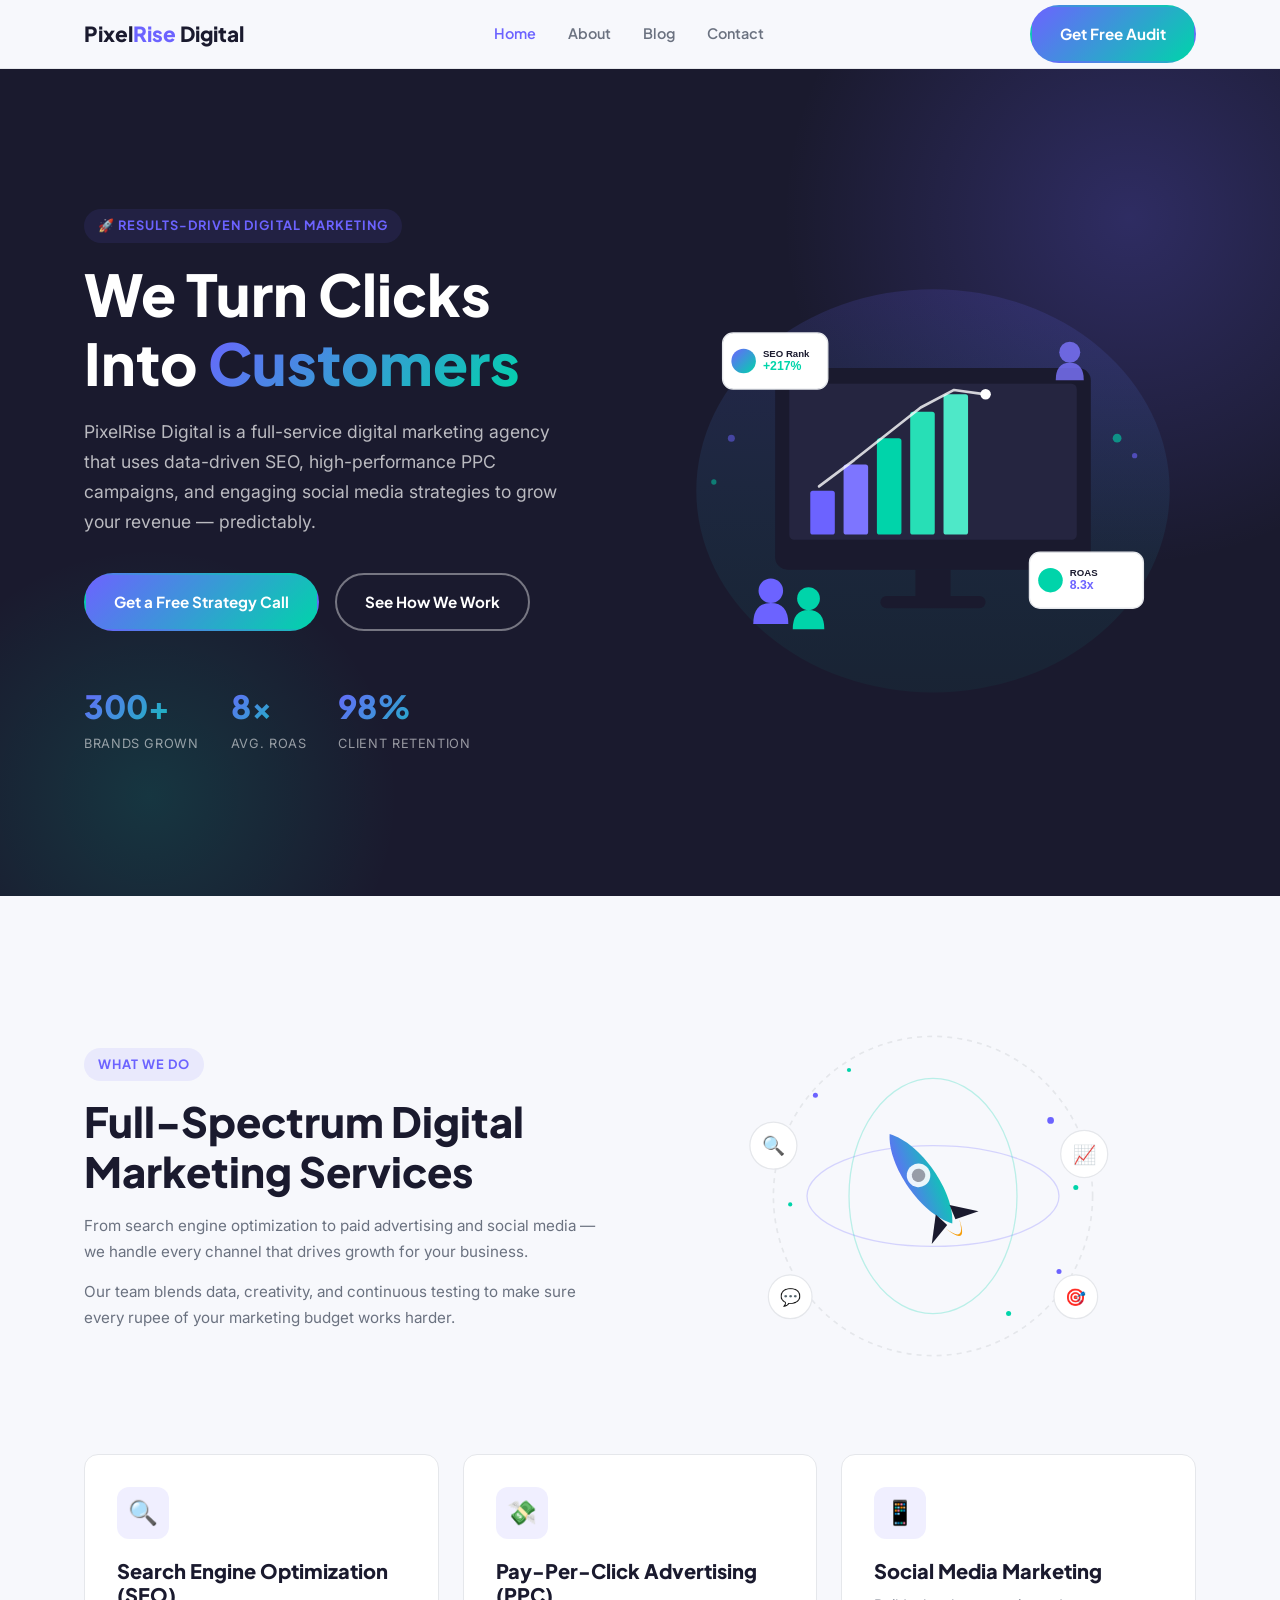
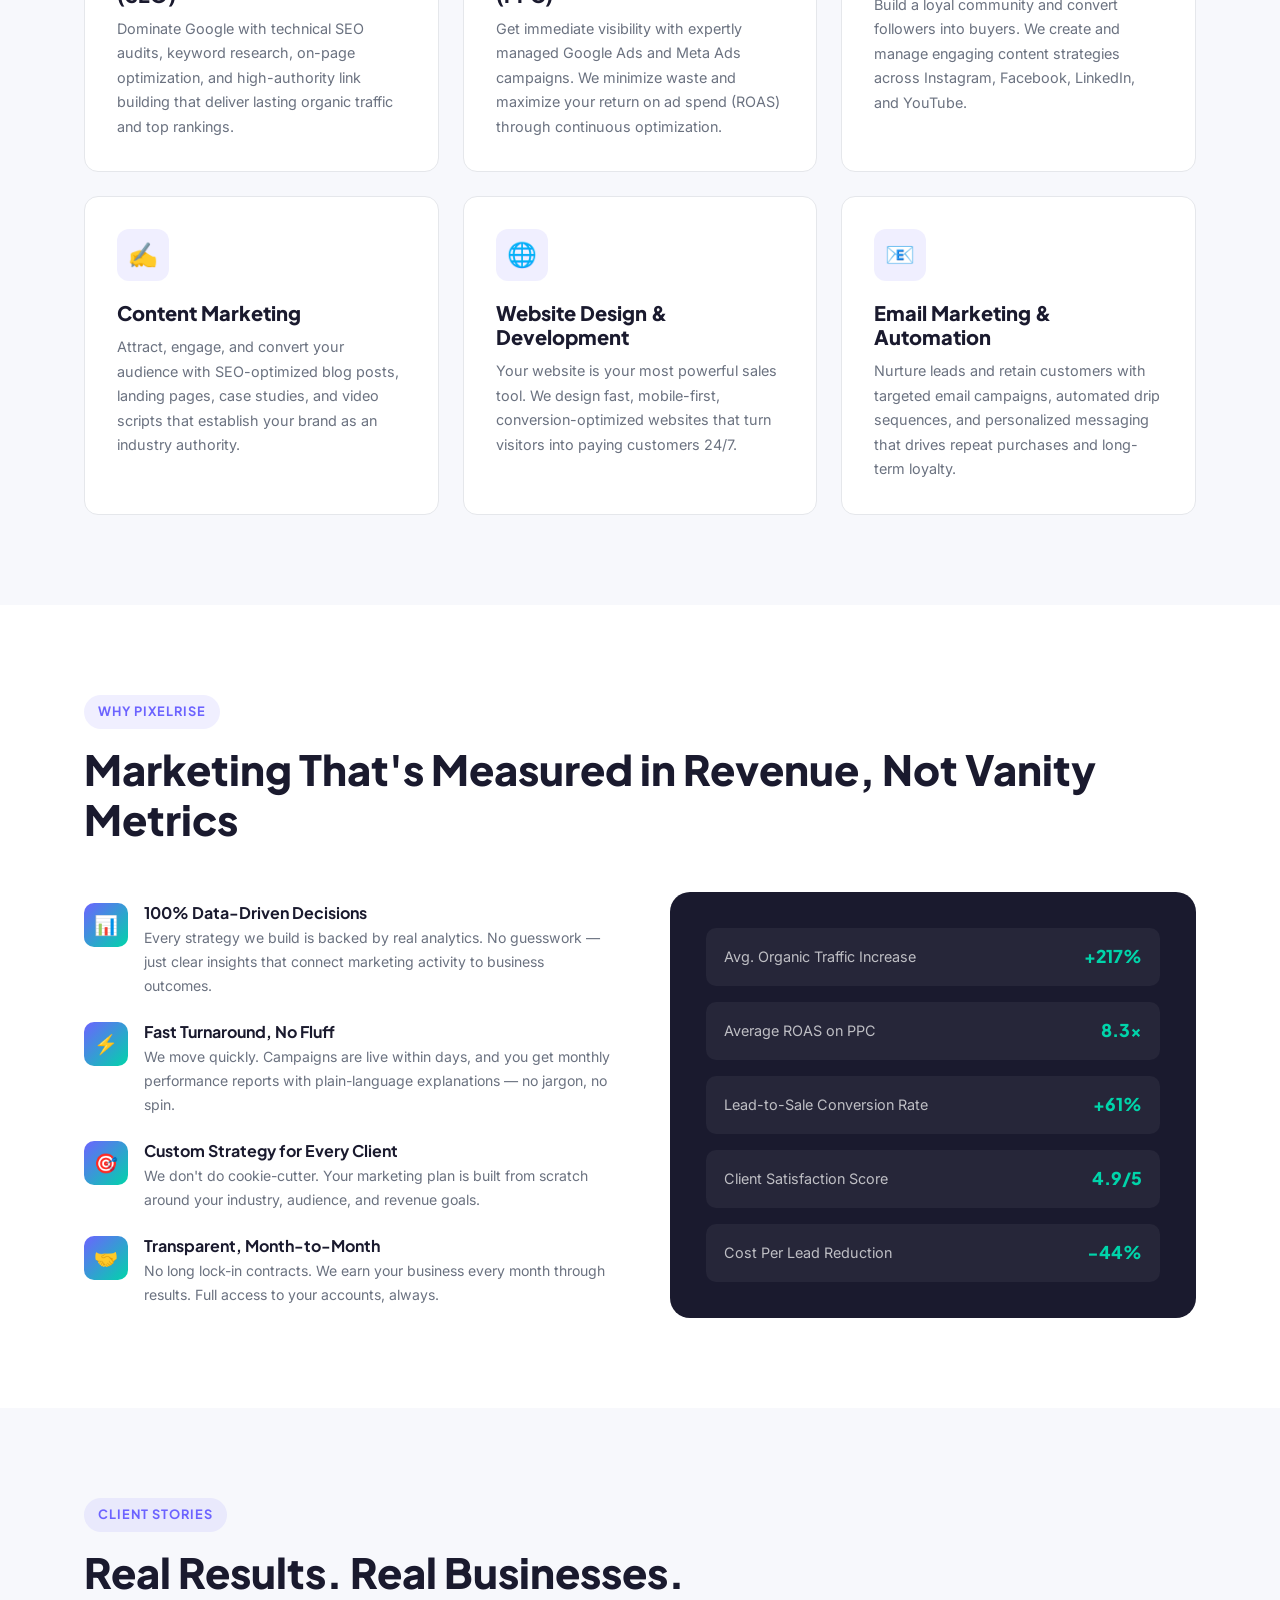
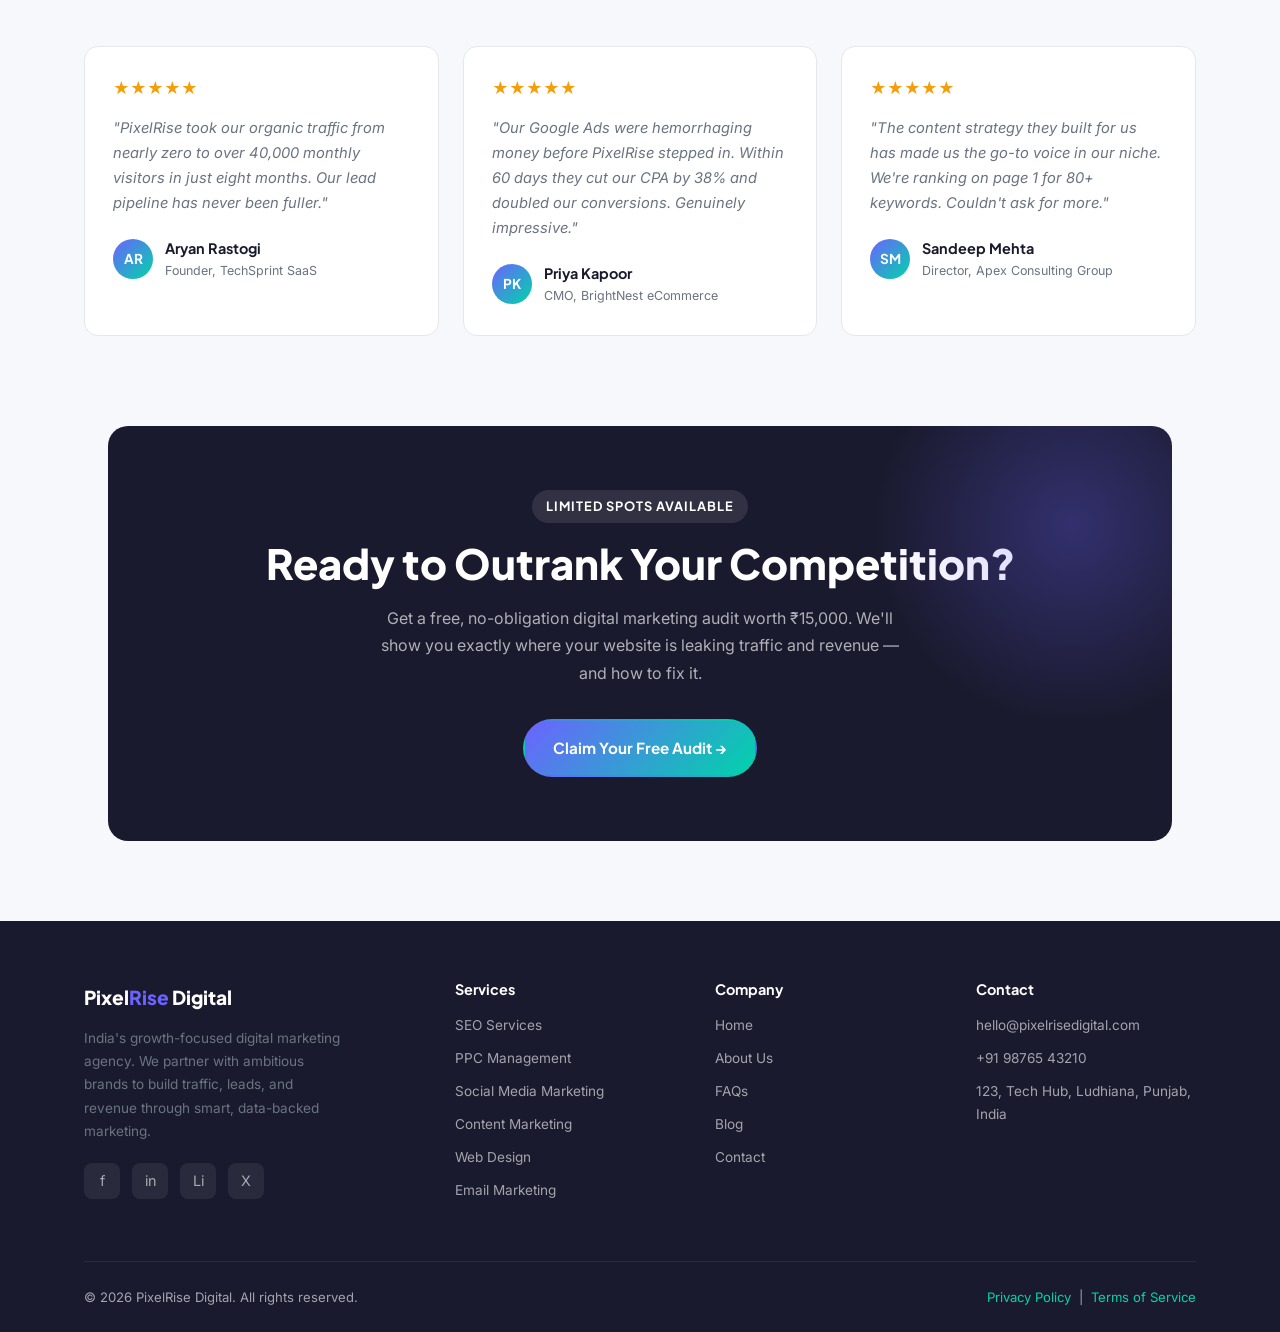
<file: index.html>
<!DOCTYPE html>
<html lang="en">
<head>
  <meta charset="UTF-8" />
  <meta name="viewport" content="width=device-width, initial-scale=1.0" />
  <title>PixelRise Digital | Top Digital Marketing Agency | SEO, PPC & Social Media</title>
  <meta name="description" content="PixelRise Digital is a leading digital marketing agency offering expert SEO, PPC management, social media marketing, content marketing, and web design services that drive real business growth." />
  <meta name="keywords" content="digital marketing agency, SEO services, PPC management, social media marketing, content marketing, online marketing, search engine optimization, Google Ads, performance marketing, lead generation, digital advertising, brand strategy" />
  <meta name="robots" content="index, follow" />
  <meta name="author" content="PixelRise Digital" />
  <meta property="og:title" content="PixelRise Digital | Digital Marketing Agency" />
  <meta property="og:description" content="Grow your business with data-driven digital marketing. SEO, PPC, social media, content & more." />
  <meta property="og:type" content="website" />
  <meta property="og:url" content="https://www.pixelrisedigital.com" />
  <link rel="canonical" href="https://www.pixelrisedigital.com/" />
  
  <style>
    /* =============================================
       PixelRise Digital — Global Styles
       ============================================= */

    /* Google Fonts */
    @import url('https://fonts.googleapis.com/css2?family=Plus+Jakarta+Sans:wght@400;500;600;700;800&family=Inter:wght@300;400;500;600&display=swap');

    /* ---- CSS Variables ---- */
    :root {
      --primary:    #1a1a2e;   /* deep navy */
      --accent:     #6c63ff;   /* electric violet */
      --accent2:    #00d4aa;   /* mint green */
      --surface:    #f7f8fc;   /* off-white */
      --card:       #ffffff;
      --text:       #1a1a2e;
      --muted:      #6b7280;
      --border:     #e5e7eb;
      --gradient:   linear-gradient(135deg, #6c63ff 0%, #00d4aa 100%);
      --shadow:     0 4px 24px rgba(108,99,255,.12);
      --radius:     14px;
      --font-head:  'Plus Jakarta Sans', sans-serif;
      --font-body:  'Inter', sans-serif;
    }

    /* ---- Reset ---- */
    *, *::before, *::after { box-sizing: border-box; margin: 0; padding: 0; }
    html { scroll-behavior: smooth; }
    body {
      font-family: var(--font-body);
      color: var(--text);
      background: var(--surface);
      line-height: 1.7;
      font-size: 16px;
    }
    img { max-width: 100%; display: block; }
    a { text-decoration: none; color: inherit; }
    ul { list-style: none; }

    /* ---- Typography ---- */
    h1,h2,h3,h4,h5 { font-family: var(--font-head); font-weight: 800; line-height: 1.2; }
    h1 { font-size: clamp(2.2rem, 5vw, 3.6rem); }
    h2 { font-size: clamp(1.7rem, 3.5vw, 2.6rem); }
    h3 { font-size: 1.25rem; }
    p  { color: var(--muted); }

    /* ---- Utility ---- */
    .container { max-width: 1160px; margin: 0 auto; padding: 0 24px; }
    .section    { padding: 90px 0; }
    .section-alt { background: var(--card); }

    .badge {
      display: inline-block;
      background: rgba(108,99,255,.1);
      color: var(--accent);
      font-family: var(--font-head);
      font-size: .8rem;
      font-weight: 700;
      letter-spacing: .08em;
      text-transform: uppercase;
      padding: 6px 14px;
      border-radius: 50px;
      margin-bottom: 16px;
    }

    .btn {
      display: inline-flex;
      align-items: center;
      gap: 8px;
      font-family: var(--font-head);
      font-weight: 700;
      font-size: .95rem;
      padding: 14px 28px;
      border-radius: 50px;
      cursor: pointer;
      transition: all .25s ease;
      border: 2px solid transparent;
    }
    .btn-primary {
      background: var(--gradient);
      color: #fff;
    }
    .btn-primary:hover { opacity: .88; transform: translateY(-2px); box-shadow: var(--shadow); }
    .btn-outline {
      background: transparent;
      border-color: var(--accent);
      color: var(--accent);
    }
    .btn-outline:hover { background: var(--accent); color: #fff; transform: translateY(-2px); }

    /* ---- NAV ---- */
    nav {
      position: fixed;
      top: 0; left: 0; right: 0;
      z-index: 999;
      background: rgba(247,248,252,.95);
      backdrop-filter: blur(12px);
      border-bottom: 1px solid var(--border);
    }
    .nav-inner {
      display: flex;
      align-items: center;
      justify-content: space-between;
      height: 68px;
    }
    .logo {
      font-family: var(--font-head);
      font-weight: 800;
      font-size: 1.3rem;
      color: var(--primary);
    }
    .logo span { color: var(--accent); }
    .nav-links { display: flex; gap: 32px; align-items: center; }
    .nav-links a {
      font-family: var(--font-head);
      font-weight: 600;
      font-size: .9rem;
      color: var(--muted);
      transition: color .2s;
    }
    .nav-links a:hover, .nav-links a.active { color: var(--accent); }
    .nav-cta { margin-left: 16px; }

    /* Hamburger */
    .hamburger {
      display: none;
      flex-direction: column;
      gap: 5px;
      background: none;
      border: none;
      cursor: pointer;
      padding: 4px;
    }
    .hamburger span {
      display: block;
      width: 24px;
      height: 2px;
      background: var(--primary);
      border-radius: 2px;
      transition: all .3s;
    }
    .mobile-menu {
      display: none;
      flex-direction: column;
      gap: 0;
      background: var(--card);
      border-top: 1px solid var(--border);
      padding: 16px 24px 24px;
    }
    .mobile-menu a {
      font-family: var(--font-head);
      font-weight: 600;
      font-size: 1rem;
      padding: 12px 0;
      border-bottom: 1px solid var(--border);
      color: var(--text);
    }
    .mobile-menu a:last-child { border-bottom: none; }
    .mobile-menu.open { display: flex; }

    /* ---- PAGE PADDING ---- */
    main { padding-top: 68px; }

    /* ---- IMAGE SECTIONS ---- */
    .hero-image-wrap {
      display: flex;
      align-items: center;
      justify-content: center;
    }
    .hero-image-wrap img { width: 100%; max-width: 560px; }

    .services-img-grid {
      display: grid;
      grid-template-columns: 1fr 1fr;
      gap: 60px;
      align-items: center;
      margin-bottom: 48px;
    }
    .services-img-wrap { display: flex; align-items: center; justify-content: center; }
    .services-img-wrap img { width: 100%; max-width: 420px; }
    .services-img-text h2 { margin-bottom: 16px; }
    .services-img-text p { margin-bottom: 14px; font-size: .95rem; }

    .about-img-wrap { display: flex; align-items: center; justify-content: center; }
    .about-img-wrap img { width: 100%; max-width: 480px; }

    /* ============================================
       HOME PAGE
       ============================================ */

    /* Hero */
    .hero {
      min-height: 92vh;
      display: flex;
      align-items: center;
      background: var(--primary);
      position: relative;
      overflow: hidden;
    }
    .hero::before {
      content: '';
      position: absolute;
      top: -200px; right: -200px;
      width: 700px; height: 700px;
      border-radius: 50%;
      background: radial-gradient(circle, rgba(108,99,255,.25) 0%, transparent 70%);
    }
    .hero::after {
      content: '';
      position: absolute;
      bottom: -150px; left: -100px;
      width: 500px; height: 500px;
      border-radius: 50%;
      background: radial-gradient(circle, rgba(0,212,170,.15) 0%, transparent 70%);
    }
    .hero-inner {
      display: grid;
      grid-template-columns: 1fr 1fr;
      gap: 60px;
      align-items: center;
      position: relative;
      z-index: 2;
      padding: 80px 24px;
      max-width: 1160px;
      margin: 0 auto;
      width: 100%;
    }
    .hero-text h1 { color: #fff; margin-bottom: 20px; }
    .hero-text h1 span {
      background: var(--gradient);
      -webkit-background-clip: text;
      -webkit-text-fill-color: transparent;
      background-clip: text;
    }
    .hero-text p { color: rgba(255,255,255,.7); font-size: 1.1rem; margin-bottom: 36px; max-width: 500px; }
    .hero-btns { display: flex; gap: 16px; flex-wrap: wrap; }
    .hero-stats {
      display: flex;
      gap: 32px;
      margin-top: 48px;
    }
    .stat-item { text-align: left; }
    .stat-number {
      font-family: var(--font-head);
      font-size: 2rem;
      font-weight: 800;
      background: var(--gradient);
      -webkit-background-clip: text;
      -webkit-text-fill-color: transparent;
      background-clip: text;
    }
    .stat-label { color: rgba(255,255,255,.55); font-size: .8rem; text-transform: uppercase; letter-spacing: .05em; }

    /* Hero Visual */
    .hero-visual {
      display: grid;
      grid-template-columns: 1fr 1fr;
      gap: 16px;
    }
    .hero-card {
      background: rgba(255,255,255,.06);
      border: 1px solid rgba(255,255,255,.1);
      border-radius: var(--radius);
      padding: 20px;
      backdrop-filter: blur(6px);
    }
    .hero-card:first-child { grid-column: span 2; }
    .hero-card h4 { color: #fff; font-size: .9rem; margin-bottom: 8px; }
    .hero-card .metric {
      font-family: var(--font-head);
      font-size: 1.6rem;
      font-weight: 800;
      color: var(--accent2);
    }
    .hero-card p { color: rgba(255,255,255,.5); font-size: .8rem; margin-top: 4px; }
    .progress-bar {
      height: 6px;
      background: rgba(255,255,255,.1);
      border-radius: 3px;
      margin-top: 10px;
      overflow: hidden;
    }
    .progress-fill {
      height: 100%;
      border-radius: 3px;
      background: var(--gradient);
    }

    /* Services */
    .services-grid {
      display: grid;
      grid-template-columns: repeat(3, 1fr);
      gap: 24px;
      margin-top: 48px;
    }
    .service-card {
      background: var(--card);
      border: 1px solid var(--border);
      border-radius: var(--radius);
      padding: 32px;
      transition: all .3s ease;
      position: relative;
      overflow: hidden;
    }
    .service-card::before {
      content: '';
      position: absolute;
      top: 0; left: 0; right: 0;
      height: 3px;
      background: var(--gradient);
      transform: scaleX(0);
      transition: transform .3s ease;
    }
    .service-card:hover { transform: translateY(-6px); box-shadow: var(--shadow); }
    .service-card:hover::before { transform: scaleX(1); }
    .service-icon {
      width: 52px; height: 52px;
      border-radius: 12px;
      background: rgba(108,99,255,.1);
      display: flex;
      align-items: center;
      justify-content: center;
      font-size: 1.5rem;
      margin-bottom: 20px;
    }
    .service-card h3 { margin-bottom: 10px; }
    .service-card p { font-size: .9rem; }

    /* Why Us */
    .why-grid {
      display: grid;
      grid-template-columns: 1fr 1fr;
      gap: 60px;
      align-items: center;
      margin-top: 48px;
    }
    .why-list { display: flex; flex-direction: column; gap: 24px; }
    .why-item { display: flex; gap: 16px; align-items: flex-start; }
    .why-icon {
      width: 44px; height: 44px; min-width: 44px;
      border-radius: 10px;
      background: var(--gradient);
      display: flex; align-items: center; justify-content: center;
      font-size: 1.2rem;
      color: #fff;
    }
    .why-item h4 { font-family: var(--font-head); font-weight: 700; margin-bottom: 4px; }
    .why-item p { font-size: .88rem; }
    .why-visual {
      background: var(--primary);
      border-radius: 20px;
      padding: 36px;
      display: flex;
      flex-direction: column;
      gap: 16px;
    }
    .result-row {
      display: flex;
      align-items: center;
      justify-content: space-between;
      background: rgba(255,255,255,.05);
      border-radius: 10px;
      padding: 14px 18px;
    }
    .result-label { color: rgba(255,255,255,.7); font-size: .9rem; }
    .result-val {
      font-family: var(--font-head);
      font-weight: 800;
      font-size: 1.1rem;
      color: var(--accent2);
    }

    /* Testimonials */
    .testimonials-grid {
      display: grid;
      grid-template-columns: repeat(3, 1fr);
      gap: 24px;
      margin-top: 48px;
    }
    .testi-card {
      background: var(--card);
      border: 1px solid var(--border);
      border-radius: var(--radius);
      padding: 28px;
    }
    .stars { color: #f59e0b; font-size: 1rem; margin-bottom: 14px; }
    .testi-card blockquote { font-size: .92rem; color: var(--muted); margin-bottom: 20px; font-style: italic; }
    .testi-author { display: flex; align-items: center; gap: 12px; }
    .avatar {
      width: 40px; height: 40px;
      border-radius: 50%;
      background: var(--gradient);
      display: flex; align-items: center; justify-content: center;
      color: #fff;
      font-family: var(--font-head);
      font-weight: 700;
      font-size: .85rem;
    }
    .testi-name { font-family: var(--font-head); font-weight: 700; font-size: .9rem; }
    .testi-role { font-size: .78rem; color: var(--muted); }

    /* CTA Banner */
    .cta-banner {
      background: var(--primary);
      border-radius: 20px;
      padding: 64px;
      text-align: center;
      position: relative;
      overflow: hidden;
      margin: 0 24px;
    }
    .cta-banner::before {
      content: '';
      position: absolute;
      top: -100px; right: -100px;
      width: 400px; height: 400px;
      border-radius: 50%;
      background: radial-gradient(circle, rgba(108,99,255,.3) 0%, transparent 70%);
    }
    .cta-banner h2 { color: #fff; margin-bottom: 16px; }
    .cta-banner p { color: rgba(255,255,255,.65); max-width: 520px; margin: 0 auto 32px; }

    /* ============================================
       ABOUT PAGE
       ============================================ */
    .page-hero {
      background: var(--primary);
      padding: 80px 24px;
      text-align: center;
    }
    .page-hero h1 { color: #fff; margin-bottom: 16px; }
    .page-hero p { color: rgba(255,255,255,.65); max-width: 600px; margin: 0 auto; font-size: 1.05rem; }

    /* Compact page hero variant — used on Contact page so the form sits higher */
    .page-hero-compact {
      padding: 38px 24px 34px;
    }
    .page-hero-compact h1 { font-size: clamp(1.5rem, 3vw, 2rem); margin-bottom: 8px; }
    .page-hero-compact p { font-size: .92rem; }

    /* ============================================
       BLOG PAGE (placeholder — content coming soon)
       ============================================ */
    .blog-placeholder {
      min-height: 50vh;
      display: flex;
      align-items: center;
      justify-content: center;
      text-align: center;
    }
    .blog-placeholder-inner { max-width: 520px; }
    .blog-placeholder-icon {
      font-size: 3.4rem;
      margin-bottom: 20px;
    }
    .blog-placeholder h2 { margin-bottom: 14px; }
    .blog-placeholder p { font-size: .95rem; }

    .about-intro {
      display: grid;
      grid-template-columns: 1fr 1fr;
      gap: 60px;
      align-items: center;
    }
    .about-intro-text h2 { margin-bottom: 16px; }
    .about-intro-text p { margin-bottom: 14px; font-size: .95rem; }
    .about-visual-block {
      background: var(--primary);
      border-radius: 20px;
      padding: 40px;
      display: grid;
      grid-template-columns: 1fr 1fr;
      gap: 16px;
    }
    .stat-box {
      background: rgba(255,255,255,.07);
      border-radius: 12px;
      padding: 20px;
      text-align: center;
    }
    .stat-box .number {
      font-family: var(--font-head);
      font-size: 2rem;
      font-weight: 800;
      background: var(--gradient);
      -webkit-background-clip: text;
      -webkit-text-fill-color: transparent;
      background-clip: text;
    }
    .stat-box .label { color: rgba(255,255,255,.55); font-size: .78rem; text-transform: uppercase; letter-spacing: .06em; margin-top: 4px; }

    .values-grid {
      display: grid;
      grid-template-columns: repeat(4, 1fr);
      gap: 20px;
      margin-top: 48px;
    }
    .value-card {
      background: var(--card);
      border: 1px solid var(--border);
      border-radius: var(--radius);
      padding: 28px 22px;
      text-align: center;
      transition: transform .3s;
    }
    .value-card:hover { transform: translateY(-4px); box-shadow: var(--shadow); }
    .value-icon { font-size: 2rem; margin-bottom: 14px; }
    .value-card h3 { font-size: 1rem; margin-bottom: 8px; }
    .value-card p { font-size: .85rem; }

    /* Team */
    .team-grid {
      display: grid;
      grid-template-columns: repeat(4, 1fr);
      gap: 24px;
      margin-top: 48px;
    }
    .team-card {
      background: var(--card);
      border: 1px solid var(--border);
      border-radius: var(--radius);
      padding: 28px 20px;
      text-align: center;
    }
    .team-avatar {
      width: 72px; height: 72px;
      border-radius: 50%;
      background: var(--gradient);
      display: flex; align-items: center; justify-content: center;
      font-family: var(--font-head);
      font-weight: 800;
      font-size: 1.4rem;
      color: #fff;
      margin: 0 auto 16px;
    }
    .team-card h3 { font-size: 1rem; margin-bottom: 4px; }
    .team-card p { font-size: .82rem; }
    .team-role {
      display: inline-block;
      font-size: .75rem;
      font-weight: 600;
      color: var(--accent);
      background: rgba(108,99,255,.1);
      padding: 3px 10px;
      border-radius: 20px;
      margin-bottom: 8px;
    }

    /* FAQ */
    .faq-list { max-width: 800px; margin: 48px auto 0; }
    .faq-item {
      border: 1px solid var(--border);
      border-radius: var(--radius);
      margin-bottom: 12px;
      background: var(--card);
      overflow: hidden;
    }
    .faq-question {
      width: 100%;
      background: none;
      border: none;
      padding: 22px 24px;
      display: flex;
      align-items: center;
      justify-content: space-between;
      cursor: pointer;
      font-family: var(--font-head);
      font-weight: 700;
      font-size: .97rem;
      color: var(--text);
      text-align: left;
      gap: 12px;
    }
    .faq-question:hover { color: var(--accent); }
    .faq-icon {
      font-size: 1.3rem;
      color: var(--accent);
      transition: transform .3s;
      min-width: 20px;
      text-align: center;
    }
    .faq-answer {
      max-height: 0;
      overflow: hidden;
      transition: max-height .4s ease, padding .3s;
    }
    .faq-answer p {
      padding: 0 24px 22px;
      font-size: .92rem;
      color: var(--muted);
    }
    .faq-item.open .faq-icon { transform: rotate(45deg); }
    .faq-item.open .faq-answer { max-height: 300px; }

    /* ============================================
       CONTACT PAGE
       ============================================ */
    .contact-grid {
      display: grid;
      grid-template-columns: 1fr 1.6fr;
      gap: 48px;
      margin-top: 60px;
    }
    .contact-info h3 { margin-bottom: 24px; }
    .contact-detail {
      display: flex;
      align-items: flex-start;
      gap: 14px;
      margin-bottom: 24px;
    }
    .contact-detail-icon {
      width: 44px; height: 44px; min-width: 44px;
      border-radius: 10px;
      background: rgba(108,99,255,.1);
      display: flex; align-items: center; justify-content: center;
      font-size: 1.1rem;
    }
    .contact-detail h4 { font-family: var(--font-head); font-weight: 700; font-size: .9rem; margin-bottom: 3px; }
    .contact-detail p { font-size: .85rem; }

    .contact-form-card {
      background: var(--card);
      border: 1px solid var(--border);
      border-radius: 20px;
      padding: 40px;
    }
    .form-row {
      display: grid;
      grid-template-columns: 1fr 1fr;
      gap: 16px;
    }
    .form-group { margin-bottom: 20px; }
    .form-group label {
      display: block;
      font-family: var(--font-head);
      font-weight: 600;
      font-size: .85rem;
      margin-bottom: 6px;
      color: var(--text);
    }
    .form-group input,
    .form-group select,
    .form-group textarea {
      width: 100%;
      padding: 12px 16px;
      border: 1.5px solid var(--border);
      border-radius: 10px;
      font-family: var(--font-body);
      font-size: .92rem;
      color: var(--text);
      background: var(--surface);
      transition: border-color .2s;
      outline: none;
    }
    .form-group input:focus,
    .form-group select:focus,
    .form-group textarea:focus { border-color: var(--accent); background: #fff; }
    .form-group textarea { resize: vertical; min-height: 120px; }
    .form-success {
      display: none;
      text-align: center;
      padding: 24px;
    }
    .form-success.show { display: block; }
    .form-success .check { font-size: 3rem; margin-bottom: 12px; }

    /* Map placeholder */
    .map-placeholder {
      background: var(--primary);
      border-radius: 16px;
      height: 200px;
      display: flex;
      align-items: center;
      justify-content: center;
      flex-direction: column;
      gap: 8px;
      margin-top: 32px;
      color: rgba(255,255,255,.5);
      font-size: .9rem;
    }
    .map-placeholder span { font-size: 2.5rem; }

    /* ============================================
       FOOTER
       ============================================ */
    footer {
      background: var(--primary);
      color: rgba(255,255,255,.6);
      padding: 60px 0 24px;
    }
    .footer-grid {
      display: grid;
      grid-template-columns: 1.5fr 1fr 1fr 1fr;
      gap: 40px;
      margin-bottom: 48px;
    }
    .footer-brand .logo { color: #fff; font-size: 1.2rem; margin-bottom: 14px; display: block; }
    .footer-brand p { font-size: .85rem; max-width: 260px; }
    .footer-col h4 {
      font-family: var(--font-head);
      font-weight: 700;
      font-size: .9rem;
      color: #fff;
      margin-bottom: 16px;
    }
    .footer-col a {
      display: block;
      font-size: .85rem;
      margin-bottom: 10px;
      transition: color .2s;
    }
    .footer-col a:hover { color: var(--accent2); }
    .footer-bottom {
      border-top: 1px solid rgba(255,255,255,.08);
      padding-top: 24px;
      display: flex;
      align-items: center;
      justify-content: space-between;
      font-size: .82rem;
    }
    .footer-bottom a { color: var(--accent2); }
    .social-links { display: flex; gap: 12px; }
    .social-link {
      width: 36px; height: 36px;
      border-radius: 8px;
      background: rgba(255,255,255,.07);
      display: flex; align-items: center; justify-content: center;
      font-size: .9rem;
      transition: background .2s;
    }
    .social-link:hover { background: var(--accent); }

    /* ============================================
       RESPONSIVE
       ============================================ */
    @media (max-width: 1024px) {
      .services-grid { grid-template-columns: repeat(2, 1fr); }
      .testimonials-grid { grid-template-columns: repeat(2, 1fr); }
      .values-grid { grid-template-columns: repeat(2, 1fr); }
      .team-grid { grid-template-columns: repeat(2, 1fr); }
      .footer-grid { grid-template-columns: 1fr 1fr; }
    }

    @media (max-width: 768px) {
      .nav-links, .nav-cta { display: none; }
      .hamburger { display: flex; }
      .hero-inner { grid-template-columns: 1fr; }
      .hero-visual { display: none; }
      .hero-image-wrap { order: -1; margin-bottom: 24px; }
      .hero-stats { gap: 20px; }
      .why-grid { grid-template-columns: 1fr; }
      .services-img-grid { grid-template-columns: 1fr; gap: 32px; }
      .about-intro { grid-template-columns: 1fr; }
      .contact-grid { grid-template-columns: 1fr; }
      .form-row { grid-template-columns: 1fr; }
      .cta-banner { padding: 40px 24px; margin: 0; border-radius: 0; }
      .section { padding: 60px 0; }
      .services-grid { grid-template-columns: 1fr; }
      .testimonials-grid { grid-template-columns: 1fr; }
      .values-grid { grid-template-columns: 1fr 1fr; }
      .team-grid { grid-template-columns: 1fr 1fr; }
      .footer-grid { grid-template-columns: 1fr 1fr; }
      .footer-bottom { flex-direction: column; gap: 16px; text-align: center; }
    }
  </style>
</head>
<body>

  <nav>
    <div class="container nav-inner">
      <a href="index.html" class="logo">Pixel<span>Rise</span> Digital</a>
      <ul class="nav-links">
        <li><a href="index.html" class="active">Home</a></li>
        <li><a href="about.html">About</a></li>
        <li><a href="blog.html">Blog</a></li>
        <li><a href="contact.html">Contact</a></li>
      </ul>
      <a href="contact.html" class="btn btn-primary nav-cta">Get Free Audit</a>
      <button class="hamburger" aria-label="Open menu">
        <span></span><span></span><span></span>
      </button>
    </div>
    <div class="mobile-menu">
      <a href="index.html">Home</a>
      <a href="about.html">About</a>
      <a href="blog.html">Blog</a>
      <a href="contact.html">Contact</a>
      <a href="contact.html" class="btn btn-primary" style="margin-top:12px;justify-content:center;">Get Free Audit</a>
    </div>
  </nav>

  <main>

    <section class="hero">
      <div class="hero-inner">
        <div class="hero-text">
          <div class="badge">🚀 Results-Driven Digital Marketing</div>
          <h1>We Turn Clicks Into <span>Customers</span></h1>
          <p>PixelRise Digital is a full-service digital marketing agency that uses data-driven SEO, high-performance PPC campaigns, and engaging social media strategies to grow your revenue — predictably.</p>
          <div class="hero-btns">
            <a href="contact.html" class="btn btn-primary">Get a Free Strategy Call</a>
            <a href="about.html" class="btn btn-outline" style="border-color:rgba(255,255,255,.4);color:#fff;">See How We Work</a>
          </div>
          <div class="hero-stats">
            <div class="stat-item">
              <div class="stat-number">300+</div>
              <div class="stat-label">Brands Grown</div>
            </div>
            <div class="stat-item">
              <div class="stat-number">8×</div>
              <div class="stat-label">Avg. ROAS</div>
            </div>
            <div class="stat-item">
              <div class="stat-number">98%</div>
              <div class="stat-label">Client Retention</div>
            </div>
          </div>
        </div>
        <div class="hero-image-wrap">
          <img src="hero-illustration.svg" alt="PixelRise Digital marketing growth dashboard illustration" width="600" height="500" />
        </div>
      </div>
    </section>

    <section class="section">
      <div class="container">
        <div class="services-img-grid">
          <div class="services-img-text">
            <div class="badge">What We Do</div>
            <h2>Full-Spectrum Digital Marketing Services</h2>
            <p>From search engine optimization to paid advertising and social media — we handle every channel that drives growth for your business.</p>
            <p>Our team blends data, creativity, and continuous testing to make sure every rupee of your marketing budget works harder.</p>
          </div>
          <div class="services-img-wrap">
            <img src="services-illustration.svg" alt="Illustration of PixelRise Digital service offerings" width="500" height="420" />
          </div>
        </div>

        <div class="services-grid">
          <div class="service-card">
            <div class="service-icon">🔍</div>
            <h3>Search Engine Optimization (SEO)</h3>
            <p>Dominate Google with technical SEO audits, keyword research, on-page optimization, and high-authority link building that deliver lasting organic traffic and top rankings.</p>
          </div>
          <div class="service-card">
            <div class="service-icon">💸</div>
            <h3>Pay-Per-Click Advertising (PPC)</h3>
            <p>Get immediate visibility with expertly managed Google Ads and Meta Ads campaigns. We minimize waste and maximize your return on ad spend (ROAS) through continuous optimization.</p>
          </div>
          <div class="service-card">
            <div class="service-icon">📱</div>
            <h3>Social Media Marketing</h3>
            <p>Build a loyal community and convert followers into buyers. We create and manage engaging content strategies across Instagram, Facebook, LinkedIn, and YouTube.</p>
          </div>
          <div class="service-card">
            <div class="service-icon">✍️</div>
            <h3>Content Marketing</h3>
            <p>Attract, engage, and convert your audience with SEO-optimized blog posts, landing pages, case studies, and video scripts that establish your brand as an industry authority.</p>
          </div>
          <div class="service-card">
            <div class="service-icon">🌐</div>
            <h3>Website Design & Development</h3>
            <p>Your website is your most powerful sales tool. We design fast, mobile-first, conversion-optimized websites that turn visitors into paying customers 24/7.</p>
          </div>
          <div class="service-card">
            <div class="service-icon">📧</div>
            <h3>Email Marketing & Automation</h3>
            <p>Nurture leads and retain customers with targeted email campaigns, automated drip sequences, and personalized messaging that drives repeat purchases and long-term loyalty.</p>
          </div>
        </div>
      </div>
    </section>

    <section class="section section-alt">
      <div class="container">
        <div class="badge">Why PixelRise</div>
        <h2>Marketing That's Measured in Revenue, Not Vanity Metrics</h2>
        <div class="why-grid">
          <div class="why-list">
            <div class="why-item">
              <div class="why-icon">📊</div>
              <div>
                <h4>100% Data-Driven Decisions</h4>
                <p>Every strategy we build is backed by real analytics. No guesswork — just clear insights that connect marketing activity to business outcomes.</p>
              </div>
            </div>
            <div class="why-item">
              <div class="why-icon">⚡</div>
              <div>
                <h4>Fast Turnaround, No Fluff</h4>
                <p>We move quickly. Campaigns are live within days, and you get monthly performance reports with plain-language explanations — no jargon, no spin.</p>
              </div>
            </div>
            <div class="why-item">
              <div class="why-icon">🎯</div>
              <div>
                <h4>Custom Strategy for Every Client</h4>
                <p>We don't do cookie-cutter. Your marketing plan is built from scratch around your industry, audience, and revenue goals.</p>
              </div>
            </div>
            <div class="why-item">
              <div class="why-icon">🤝</div>
              <div>
                <h4>Transparent, Month-to-Month</h4>
                <p>No long lock-in contracts. We earn your business every month through results. Full access to your accounts, always.</p>
              </div>
            </div>
          </div>
          <div class="why-visual">
            <div class="result-row"><span class="result-label">Avg. Organic Traffic Increase</span><span class="result-val">+217%</span></div>
            <div class="result-row"><span class="result-label">Average ROAS on PPC</span><span class="result-val">8.3×</span></div>
            <div class="result-row"><span class="result-label">Lead-to-Sale Conversion Rate</span><span class="result-val">+61%</span></div>
            <div class="result-row"><span class="result-label">Client Satisfaction Score</span><span class="result-val">4.9/5</span></div>
            <div class="result-row"><span class="result-label">Cost Per Lead Reduction</span><span class="result-val">−44%</span></div>
          </div>
        </div>
      </div>
    </section>

    <section class="section">
      <div class="container">
        <div class="badge">Client Stories</div>
        <h2>Real Results. Real Businesses.</h2>
        <div class="testimonials-grid">
          <div class="testi-card">
            <div class="stars">★★★★★</div>
            <blockquote>"PixelRise took our organic traffic from nearly zero to over 40,000 monthly visitors in just eight months. Our lead pipeline has never been fuller."</blockquote>
            <div class="testi-author">
              <div class="avatar">AR</div>
              <div>
                <div class="testi-name">Aryan Rastogi</div>
                <div class="testi-role">Founder, TechSprint SaaS</div>
              </div>
            </div>
          </div>
          <div class="testi-card">
            <div class="stars">★★★★★</div>
            <blockquote>"Our Google Ads were hemorrhaging money before PixelRise stepped in. Within 60 days they cut our CPA by 38% and doubled our conversions. Genuinely impressive."</blockquote>
            <div class="testi-author">
              <div class="avatar">PK</div>
              <div>
                <div class="testi-name">Priya Kapoor</div>
                <div class="testi-role">CMO, BrightNest eCommerce</div>
              </div>
            </div>
          </div>
          <div class="testi-card">
            <div class="stars">★★★★★</div>
            <blockquote>"The content strategy they built for us has made us the go-to voice in our niche. We're ranking on page 1 for 80+ keywords. Couldn't ask for more."</blockquote>
            <div class="testi-author">
              <div class="avatar">SM</div>
              <div>
                <div class="testi-name">Sandeep Mehta</div>
                <div class="testi-role">Director, Apex Consulting Group</div>
              </div>
            </div>
          </div>
        </div>
      </div>
    </section>

    <div class="container" style="padding-bottom:80px;">
      <div class="cta-banner">
        <div class="badge" style="background:rgba(255,255,255,.1);color:#fff;">Limited Spots Available</div>
        <h2>Ready to Outrank Your Competition?</h2>
        <p>Get a free, no-obligation digital marketing audit worth ₹15,000. We'll show you exactly where your website is leaking traffic and revenue — and how to fix it.</p>
        <a href="contact.html" class="btn btn-primary">Claim Your Free Audit →</a>
      </div>
    </div>

  </main>

  <footer>
    <div class="container">
      <div class="footer-grid">
        <div class="footer-brand">
          <span class="logo">Pixel<span>Rise</span> Digital</span>
          <p>India's growth-focused digital marketing agency. We partner with ambitious brands to build traffic, leads, and revenue through smart, data-backed marketing.</p>
          <div class="social-links" style="margin-top:20px;">
            <a href="#" class="social-link" aria-label="Facebook">f</a>
            <a href="#" class="social-link" aria-label="Instagram">in</a>
            <a href="#" class="social-link" aria-label="LinkedIn">Li</a>
            <a href="#" class="social-link" aria-label="Twitter">X</a>
          </div>
        </div>
        <div class="footer-col">
          <h4>Services</h4>
          <a href="index.html#services">SEO Services</a>
          <a href="index.html#services">PPC Management</a>
          <a href="index.html#services">Social Media Marketing</a>
          <a href="index.html#services">Content Marketing</a>
          <a href="index.html#services">Web Design</a>
          <a href="index.html#services">Email Marketing</a>
        </div>
        <div class="footer-col">
          <h4>Company</h4>
          <a href="index.html">Home</a>
          <a href="about.html">About Us</a>
          <a href="about.html#faq">FAQs</a>
          <a href="blog.html">Blog</a>
          <a href="contact.html">Contact</a>
        </div>
        <div class="footer-col">
          <h4>Contact</h4>
          <a href="mailto:hello@pixelrisedigital.com">hello@pixelrisedigital.com</a>
          <a href="tel:+919876543210">+91 98765 43210</a>
          <a href="#">123, Tech Hub, Ludhiana, Punjab, India</a>
        </div>
      </div>
      <div class="footer-bottom">
        <span>© 2026 PixelRise Digital. All rights reserved.</span>
        <span>
          <a href="#">Privacy Policy</a> &nbsp;|&nbsp; <a href="#">Terms of Service</a>
        </span>
      </div>
    </div>
  </footer>

  <script>
    // =============================================
    // PixelRise Digital — Shared JS
    // =============================================

    document.addEventListener('DOMContentLoaded', () => {

      // ---- Active Nav Link ----
      const currentPage = location.pathname.split('/').pop() || 'index.html';
      document.querySelectorAll('.nav-links a, .mobile-menu a').forEach(link => {
        if (link.getAttribute('href') === currentPage) link.classList.add('active');
      });

      // ---- Hamburger Menu ----
      const hamburger = document.querySelector('.hamburger');
      const mobileMenu = document.querySelector('.mobile-menu');
      if (hamburger && mobileMenu) {
        hamburger.addEventListener('click', () => {
          mobileMenu.classList.toggle('open');
        });
        // Close on link click
        mobileMenu.querySelectorAll('a').forEach(a => {
          a.addEventListener('click', () => mobileMenu.classList.remove('open'));
        });
      }

      // ---- FAQ Accordion ----
      document.querySelectorAll('.faq-question').forEach(btn => {
        btn.addEventListener('click', () => {
          const item = btn.closest('.faq-item');
          const isOpen = item.classList.contains('open');
          // close all
          document.querySelectorAll('.faq-item').forEach(i => i.classList.remove('open'));
          if (!isOpen) item.classList.add('open');
        });
      });

      // ---- Contact Form ----
      const form = document.getElementById('contactForm');
      if (form) {
        form.addEventListener('submit', (e) => {
          e.preventDefault();
          const formEl = document.querySelector('.contact-form-card form');
          const success = document.getElementById('formSuccess');
          if (formEl) formEl.style.display = 'none';
          if (success) success.classList.add('show');
        });
      }

      // ---- Scroll reveal (lightweight) ----
      const observer = new IntersectionObserver((entries) => {
        entries.forEach(entry => {
          if (entry.isIntersecting) {
            entry.target.style.opacity = '1';
            entry.target.style.transform = 'translateY(0)';
            observer.unobserve(entry.target);
          }
        });
      }, { threshold: 0.12 });

      document.querySelectorAll('.service-card, .testi-card, .value-card, .team-card, .faq-item').forEach(el => {
        el.style.opacity = '0';
        el.style.transform = 'translateY(24px)';
        el.style.transition = 'opacity .5s ease, transform .5s ease';
        observer.observe(el);
      });

    });
  </script>
</body>
</html>
</file>
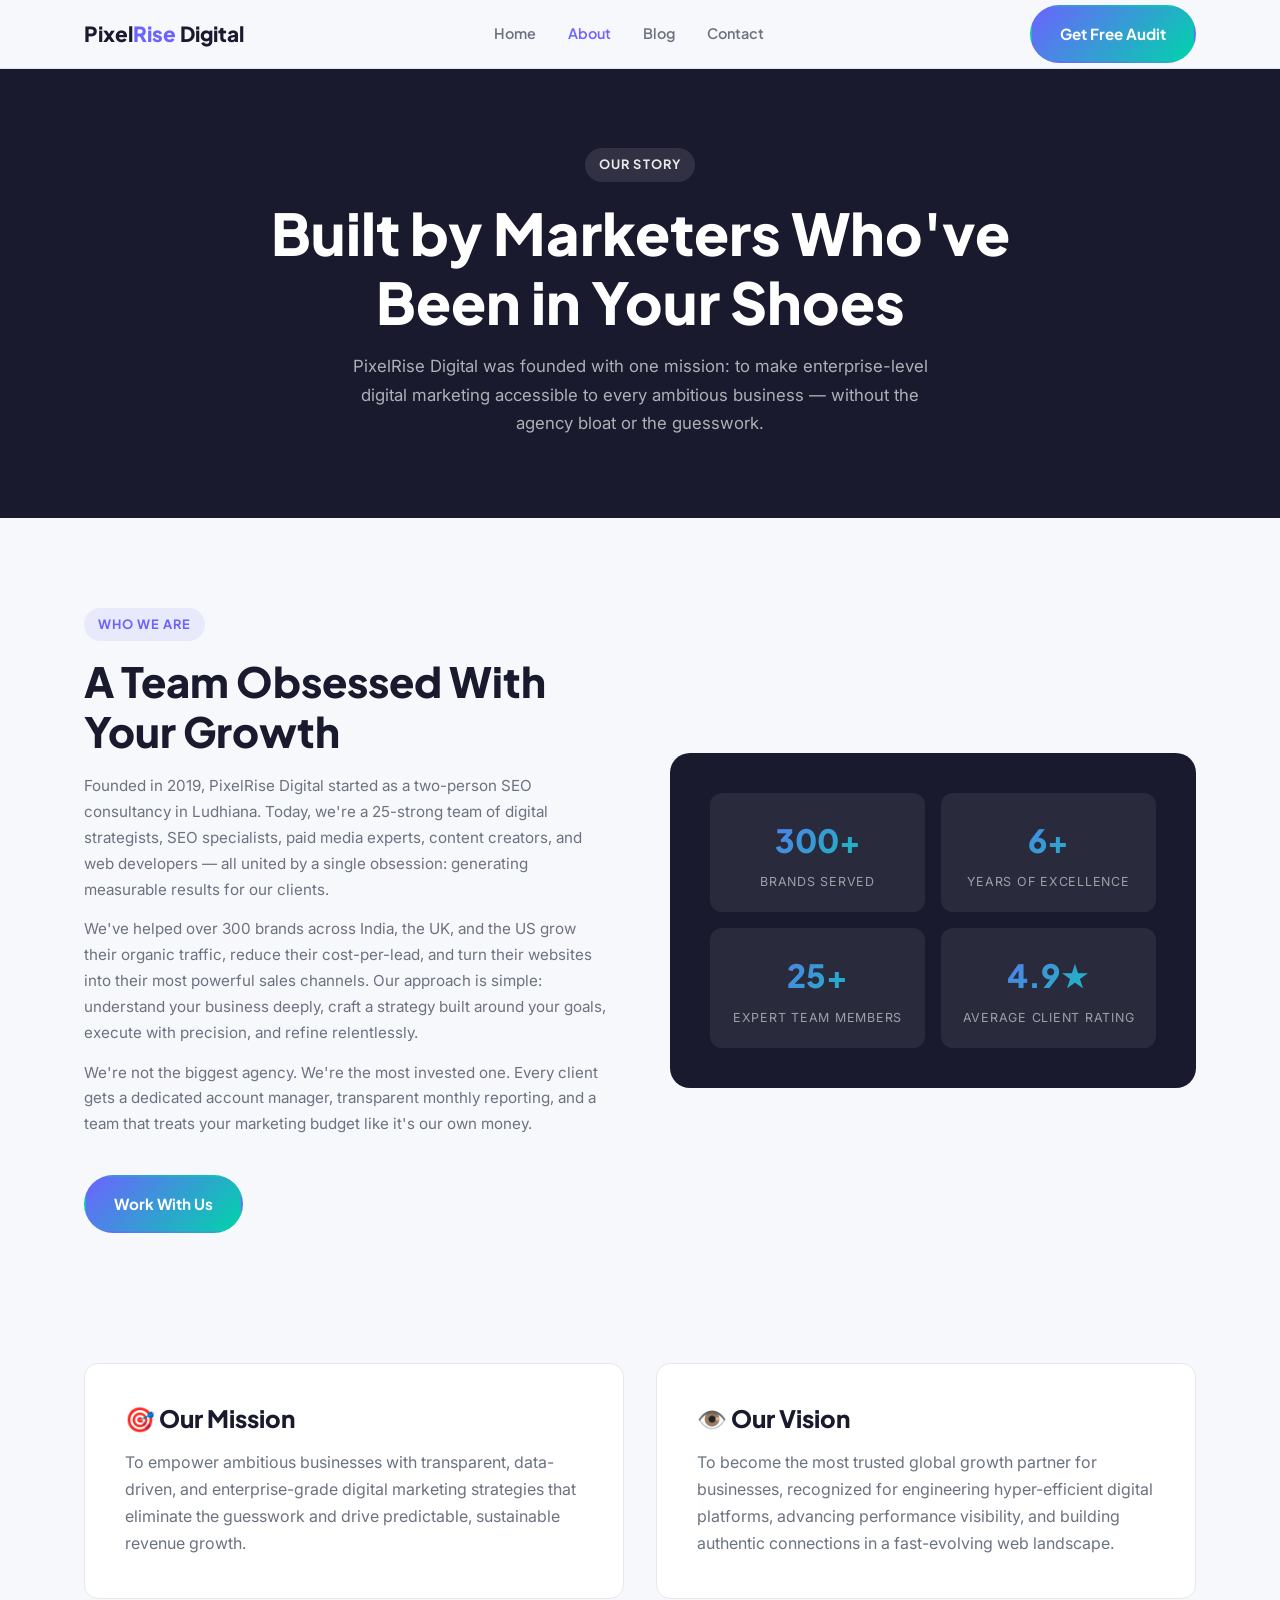
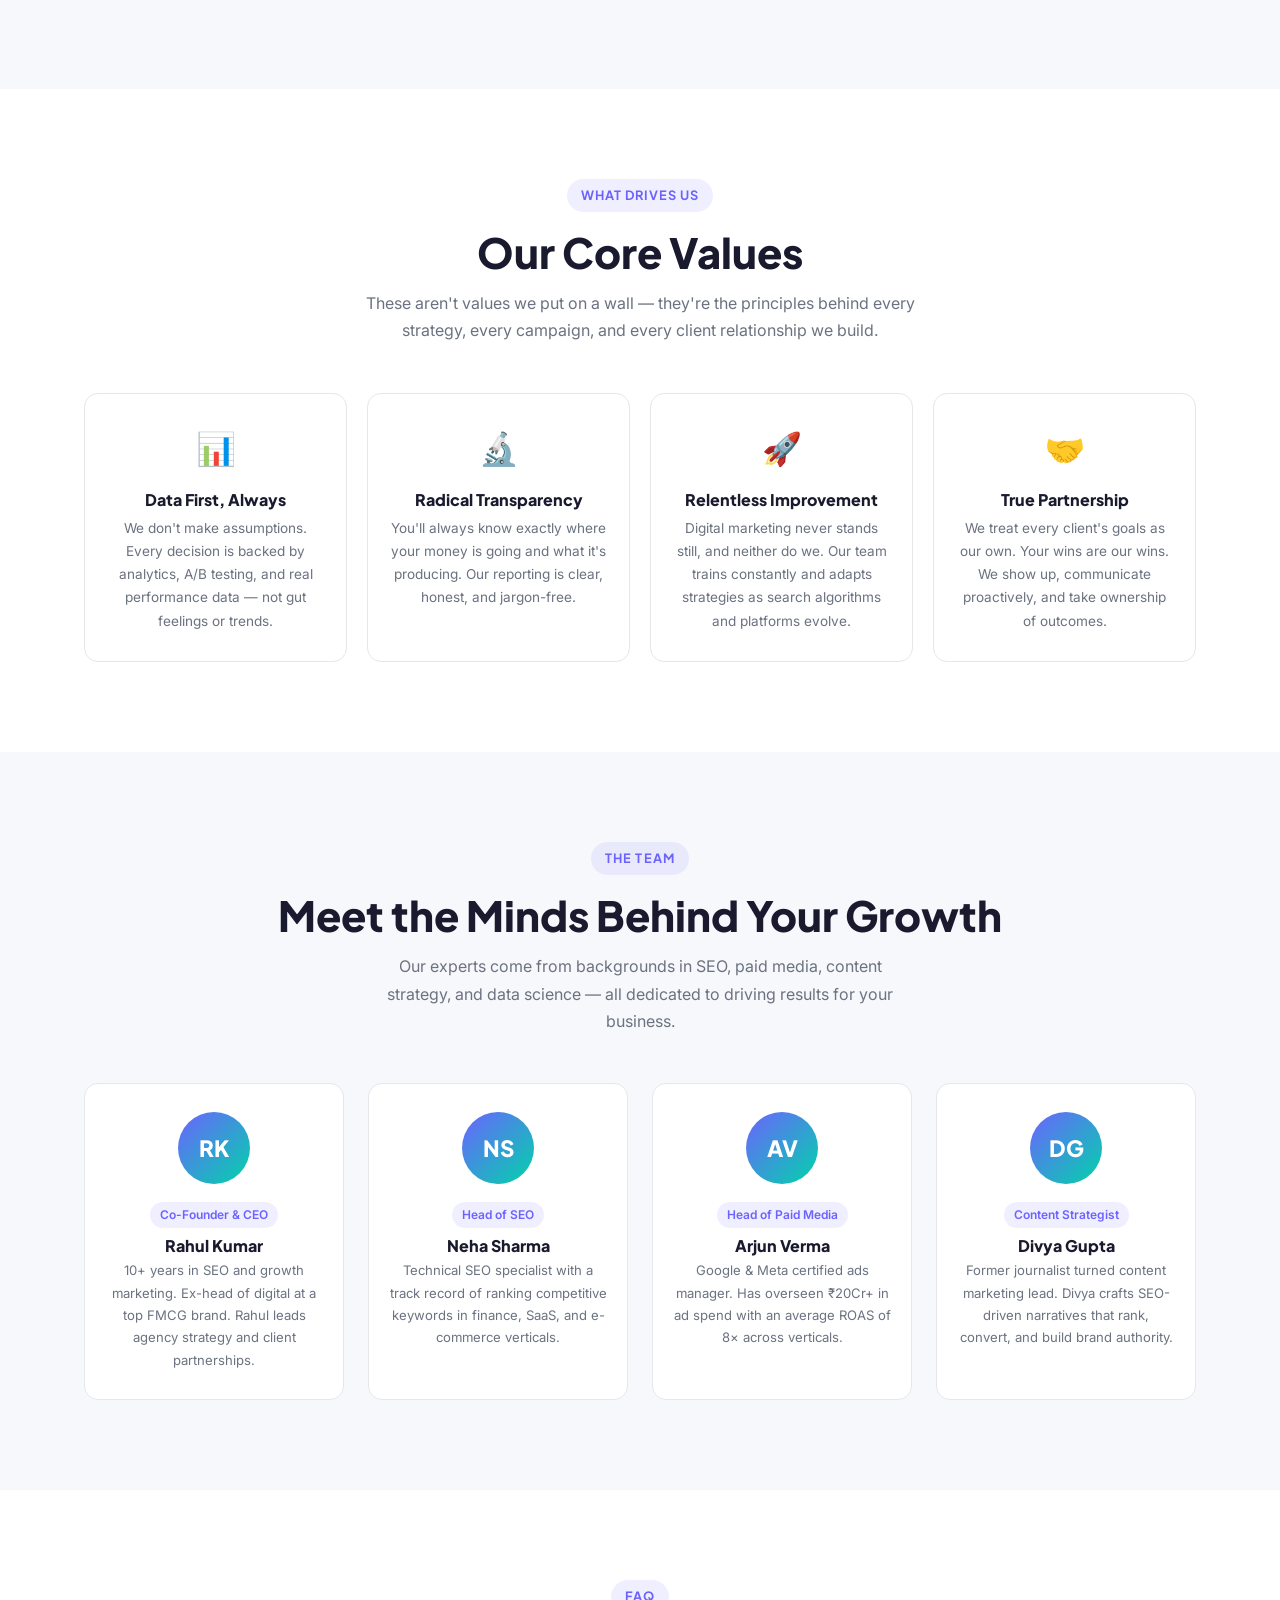
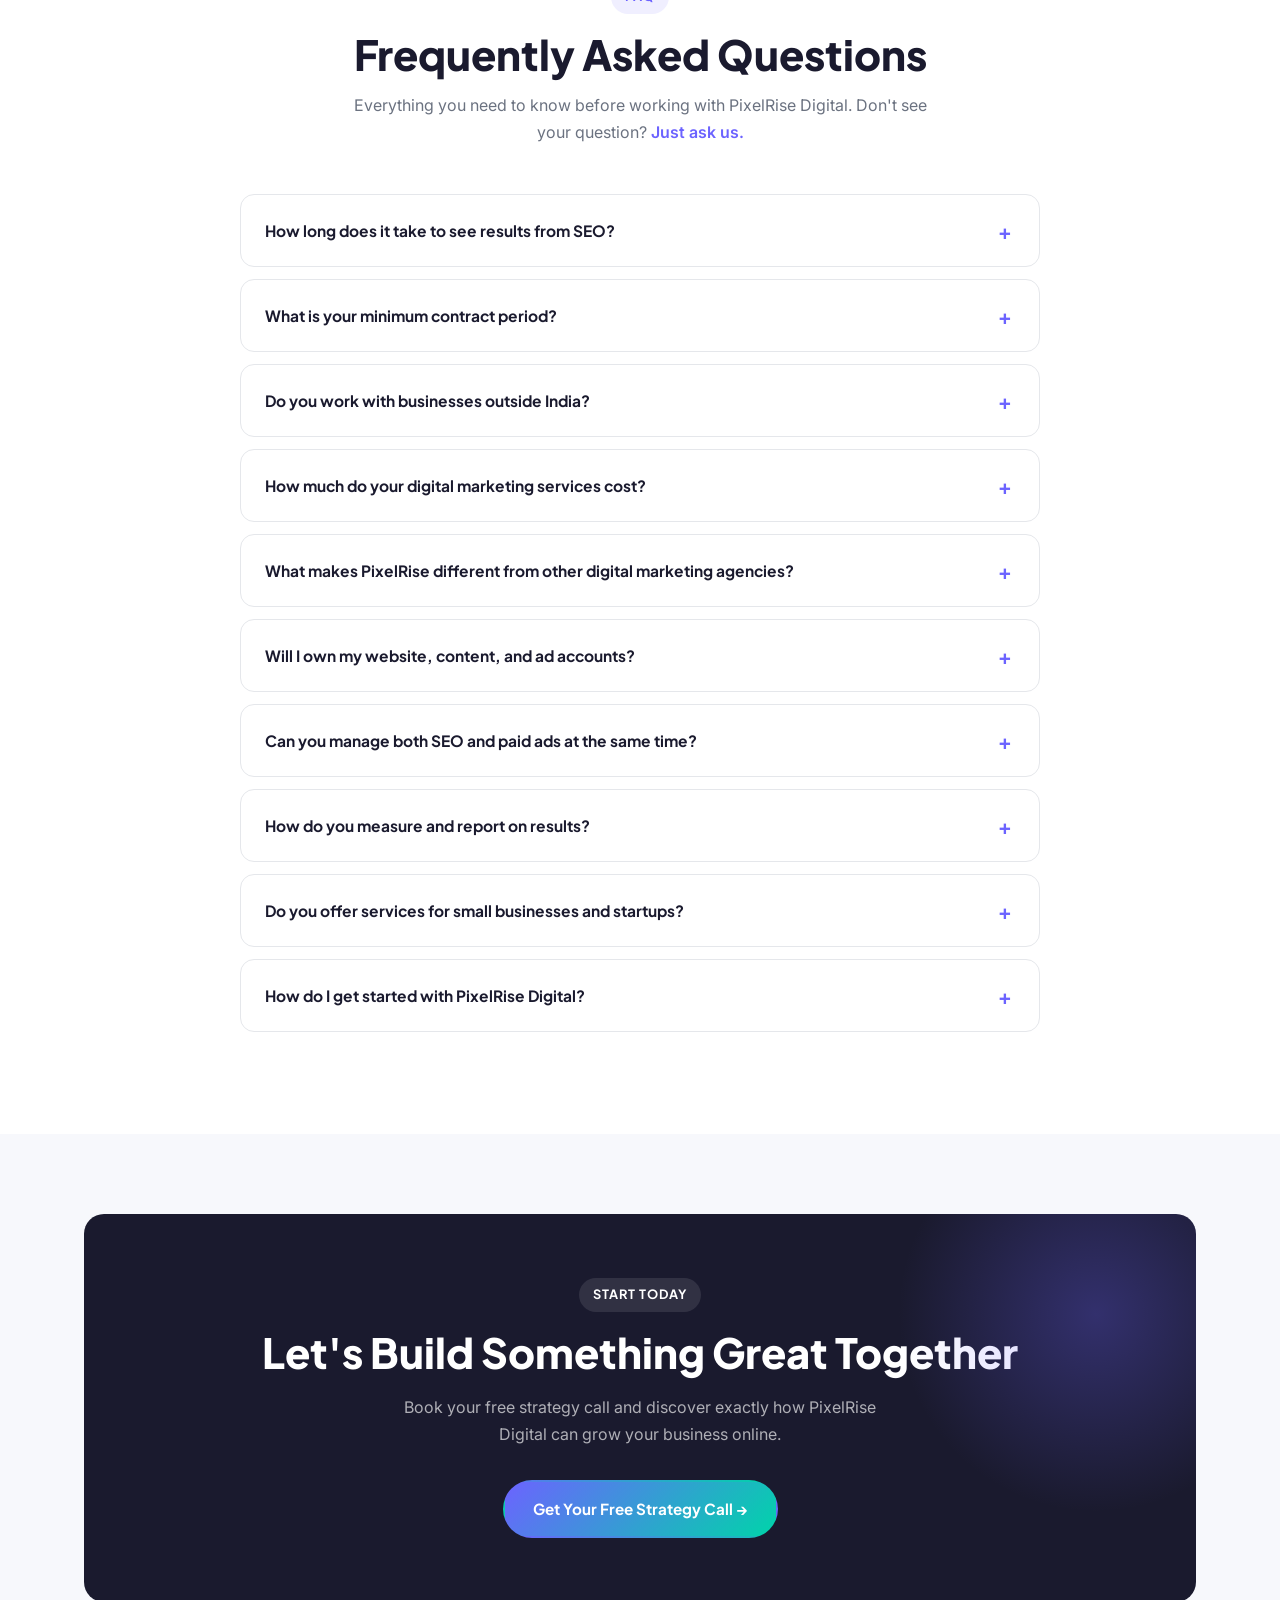
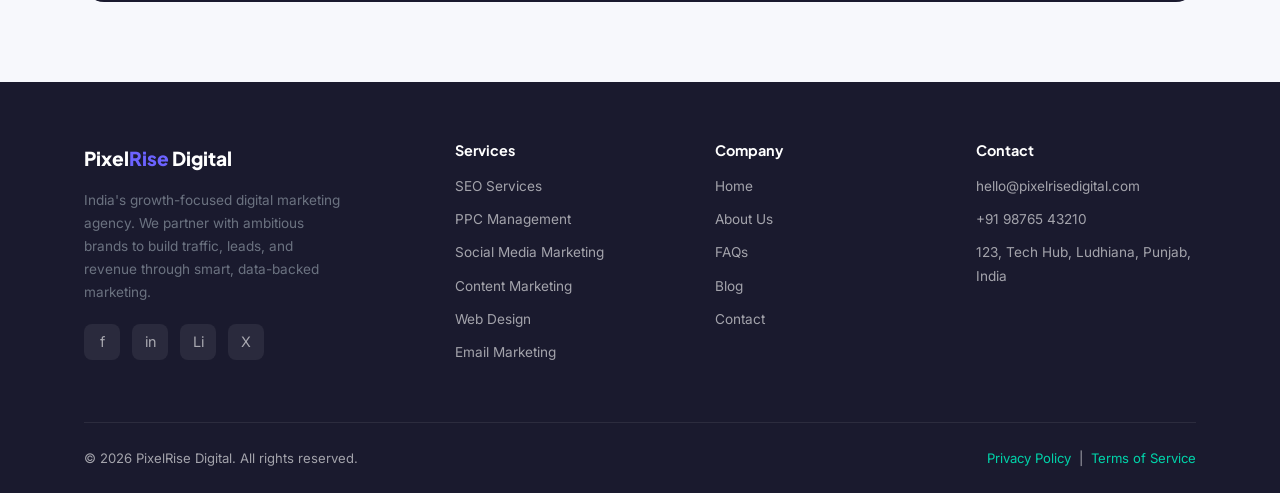
<file: about.html>
<!DOCTYPE html>
<html lang="en">
<head>
  <meta charset="UTF-8" />
  <meta name="viewport" content="width=device-width, initial-scale=1.0" />
  <title>About Us | PixelRise Digital — Digital Marketing Agency</title>
  <meta name="description" content="Learn about PixelRise Digital — our story, mission, expert team, and the values that drive us to deliver exceptional digital marketing results for our clients." />
  <meta name="keywords" content="about digital marketing agency, digital marketing team, SEO experts India, performance marketing specialists, best digital marketing agency India" />
  <meta name="robots" content="index, follow" />
  <link rel="canonical" href="https://www.pixelrisedigital.com/about.html" />
  
  <style>
    /* =============================================
       PixelRise Digital — Global Styles
       ============================================= */

    /* Google Fonts */
    @import url('https://fonts.googleapis.com/css2?family=Plus+Jakarta+Sans:wght@400;500;600;700;800&family=Inter:wght@300;400;500;600&display=swap');

    /* ---- CSS Variables ---- */
    :root {
      --primary:    #1a1a2e;   /* deep navy */
      --accent:     #6c63ff;   /* electric violet */
      --accent2:    #00d4aa;   /* mint green */
      --surface:    #f7f8fc;   /* off-white */
      --card:       #ffffff;
      --text:       #1a1a2e;
      --muted:      #6b7280;
      --border:     #e5e7eb;
      --gradient:   linear-gradient(135deg, #6c63ff 0%, #00d4aa 100%);
      --shadow:     0 4px 24px rgba(108,99,255,.12);
      --radius:     14px;
      --font-head:  'Plus Jakarta Sans', sans-serif;
      --font-body:  'Inter', sans-serif;
    }

    /* ---- Reset ---- */
    *, *::before, *::after { box-sizing: border-box; margin: 0; padding: 0; }
    html { scroll-behavior: smooth; }
    body {
      font-family: var(--font-body);
      color: var(--text);
      background: var(--surface);
      line-height: 1.7;
      font-size: 16px;
    }
    img { max-width: 100%; display: block; }
    a { text-decoration: none; color: inherit; }
    ul { list-style: none; }

    /* ---- Typography ---- */
    h1,h2,h3,h4,h5 { font-family: var(--font-head); font-weight: 800; line-height: 1.2; }
    h1 { font-size: clamp(2.2rem, 5vw, 3.6rem); }
    h2 { font-size: clamp(1.7rem, 3.5vw, 2.6rem); }
    h3 { font-size: 1.25rem; }
    p  { color: var(--muted); }

    /* ---- Utility ---- */
    .container { max-width: 1160px; margin: 0 auto; padding: 0 24px; }
    .section    { padding: 90px 0; }
    .section-alt { background: var(--card); }

    .badge {
      display: inline-block;
      background: rgba(108,99,255,.1);
      color: var(--accent);
      font-family: var(--font-head);
      font-size: .8rem;
      font-weight: 700;
      letter-spacing: .08em;
      text-transform: uppercase;
      padding: 6px 14px;
      border-radius: 50px;
      margin-bottom: 16px;
    }

    .btn {
      display: inline-flex;
      align-items: center;
      gap: 8px;
      font-family: var(--font-head);
      font-weight: 700;
      font-size: .95rem;
      padding: 14px 28px;
      border-radius: 50px;
      cursor: pointer;
      transition: all .25s ease;
      border: 2px solid transparent;
    }
    .btn-primary {
      background: var(--gradient);
      color: #fff;
    }
    .btn-primary:hover { opacity: .88; transform: translateY(-2px); box-shadow: var(--shadow); }
    .btn-outline {
      background: transparent;
      border-color: var(--accent);
      color: var(--accent);
    }
    .btn-outline:hover { background: var(--accent); color: #fff; transform: translateY(-2px); }

    /* ---- NAV ---- */
    nav {
      position: fixed;
      top: 0; left: 0; right: 0;
      z-index: 999;
      background: rgba(247,248,252,.95);
      backdrop-filter: blur(12px);
      border-bottom: 1px solid var(--border);
    }
    .nav-inner {
      display: flex;
      align-items: center;
      justify-content: space-between;
      height: 68px;
    }
    .logo {
      font-family: var(--font-head);
      font-weight: 800;
      font-size: 1.3rem;
      color: var(--primary);
    }
    .logo span { color: var(--accent); }
    .nav-links { display: flex; gap: 32px; align-items: center; }
    .nav-links a {
      font-family: var(--font-head);
      font-weight: 600;
      font-size: .9rem;
      color: var(--muted);
      transition: color .2s;
    }
    .nav-links a:hover, .nav-links a.active { color: var(--accent); }
    .nav-cta { margin-left: 16px; }

    /* Hamburger */
    .hamburger {
      display: none;
      flex-direction: column;
      gap: 5px;
      background: none;
      border: none;
      cursor: pointer;
      padding: 4px;
    }
    .hamburger span {
      display: block;
      width: 24px;
      height: 2px;
      background: var(--primary);
      border-radius: 2px;
      transition: all .3s;
    }
    .mobile-menu {
      display: none;
      flex-direction: column;
      gap: 0;
      background: var(--card);
      border-top: 1px solid var(--border);
      padding: 16px 24px 24px;
    }
    .mobile-menu a {
      font-family: var(--font-head);
      font-weight: 600;
      font-size: 1rem;
      padding: 12px 0;
      border-bottom: 1px solid var(--border);
      color: var(--text);
    }
    .mobile-menu a:last-child { border-bottom: none; }
    .mobile-menu.open { display: flex; }

    /* ---- PAGE PADDING ---- */
    main { padding-top: 68px; }

    /* ---- IMAGE SECTIONS ---- */
    .hero-image-wrap {
      display: flex;
      align-items: center;
      justify-content: center;
    }
    .hero-image-wrap img { width: 100%; max-width: 560px; }

    .services-img-grid {
      display: grid;
      grid-template-columns: 1fr 1fr;
      gap: 60px;
      align-items: center;
      margin-bottom: 48px;
    }
    .services-img-wrap { display: flex; align-items: center; justify-content: center; }
    .services-img-wrap img { width: 100%; max-width: 420px; }
    .services-img-text h2 { margin-bottom: 16px; }
    .services-img-text p { margin-bottom: 14px; font-size: .95rem; }

    .about-img-wrap { display: flex; align-items: center; justify-content: center; }
    .about-img-wrap img { width: 100%; max-width: 480px; }

    /* ============================================
       ABOUT PAGE ADDITIONS
       ============================================ */
    .page-hero {
      background: var(--primary);
      padding: 80px 24px;
      text-align: center;
    }
    .page-hero h1 { color: #fff; margin-bottom: 16px; }
    .page-hero p { color: rgba(255,255,255,.65); max-width: 600px; margin: 0 auto; font-size: 1.05rem; }

    .about-intro {
      display: grid;
      grid-template-columns: 1fr 1fr;
      gap: 60px;
      align-items: center;
    }
    .about-intro-text h2 { margin-bottom: 16px; }
    .about-intro-text p { margin-bottom: 14px; font-size: .95rem; }
    .about-visual-block {
      background: var(--primary);
      border-radius: 20px;
      padding: 40px;
      display: grid;
      grid-template-columns: 1fr 1fr;
      gap: 16px;
    }
    .stat-box {
      background: rgba(255,255,255,.07);
      border-radius: 12px;
      padding: 20px;
      text-align: center;
    }
    .stat-box .number {
      font-family: var(--font-head);
      font-size: 2rem;
      font-weight: 800;
      background: var(--gradient);
      -webkit-background-clip: text;
      -webkit-text-fill-color: transparent;
      background-clip: text;
    }
    .stat-box .label { color: rgba(255,255,255,.55); font-size: .78rem; text-transform: uppercase; letter-spacing: .06em; margin-top: 4px; }

    /* Mission & Vision Section Styles */
    .mission-vision-grid {
      display: grid;
      grid-template-columns: 1fr 1fr;
      gap: 32px;
      margin-top: 40px;
    }
    .mission-card {
      background: var(--card);
      border: 1px solid var(--border);
      border-radius: var(--radius);
      padding: 40px;
      position: relative;
      transition: transform .3s, box-shadow .3s;
    }
    .mission-card:hover {
      transform: translateY(-4px);
      box-shadow: var(--shadow);
    }
    .mission-card h3 {
      font-size: 1.5rem;
      margin-bottom: 16px;
      display: flex;
      align-items: center;
      gap: 12px;
      color: var(--primary);
    }

    .values-grid {
      display: grid;
      grid-template-columns: repeat(4, 1fr);
      gap: 20px;
      margin-top: 48px;
    }
    .value-card {
      background: var(--card);
      border: 1px solid var(--border);
      border-radius: var(--radius);
      padding: 28px 22px;
      text-align: center;
      transition: transform .3s;
    }
    .value-card:hover { transform: translateY(-4px); box-shadow: var(--shadow); }
    .value-icon { font-size: 2rem; margin-bottom: 14px; }
    .value-card h3 { font-size: 1rem; margin-bottom: 8px; }
    .value-card p { font-size: .85rem; }

    /* Team */
    .team-grid {
      display: grid;
      grid-template-columns: repeat(4, 1fr);
      gap: 24px;
      margin-top: 48px;
    }
    .team-card {
      background: var(--card);
      border: 1px solid var(--border);
      border-radius: var(--radius);
      padding: 28px 20px;
      text-align: center;
    }
    .team-avatar {
      width: 72px; height: 72px;
      border-radius: 50%;
      background: var(--gradient);
      display: flex; align-items: center; justify-content: center;
      font-family: var(--font-head);
      font-weight: 800;
      font-size: 1.4rem;
      color: #fff;
      margin: 0 auto 16px;
    }
    .team-card h3 { font-size: 1rem; margin-bottom: 4px; }
    .team-card p { font-size: .82rem; }
    .team-role {
      display: inline-block;
      font-size: .75rem;
      font-weight: 600;
      color: var(--accent);
      background: rgba(108,99,255,.1);
      padding: 3px 10px;
      border-radius: 20px;
      margin-bottom: 8px;
    }

    /* FAQ */
    .faq-list { max-width: 800px; margin: 48px auto 0; }
    .faq-item {
      border: 1px solid var(--border);
      border-radius: var(--radius);
      margin-bottom: 12px;
      background: var(--card);
      overflow: hidden;
    }
    .faq-question {
      width: 100%;
      background: none;
      border: none;
      padding: 22px 24px;
      display: flex;
      align-items: center;
      justify-content: space-between;
      cursor: pointer;
      font-family: var(--font-head);
      font-weight: 700;
      font-size: .97rem;
      color: var(--text);
      text-align: left;
      gap: 12px;
    }
    .faq-question:hover { color: var(--accent); }
    .faq-icon {
      font-size: 1.3rem;
      color: var(--accent);
      transition: transform .3s;
      min-width: 20px;
      text-align: center;
    }
    .faq-answer {
      max-height: 0;
      overflow: hidden;
      transition: max-height .4s ease, padding .3s;
    }
    .faq-answer p {
      padding: 0 24px 22px;
      font-size: .92rem;
      color: var(--muted);
    }
    .faq-item.open .faq-icon { transform: rotate(45deg); }
    .faq-item.open .faq-answer { max-height: 300px; }

    /* CTA Banner Global Match */
    .cta-banner {
      background: var(--primary);
      border-radius: 20px;
      padding: 64px;
      text-align: center;
      position: relative;
      overflow: hidden;
    }
    .cta-banner::before {
      content: '';
      position: absolute;
      top: -100px; right: -100px;
      width: 400px; height: 400px;
      border-radius: 50%;
      background: radial-gradient(circle, rgba(108,99,255,.3) 0%, transparent 70%);
    }
    .cta-banner h2 { color: #fff; margin-bottom: 16px; }
    .cta-banner p { color: rgba(255,255,255,.65); max-width: 520px; margin: 0 auto 32px; }

    /* Footer Layout Global Match */
    footer {
      background: var(--primary);
      color: rgba(255,255,255,.6);
      padding: 60px 0 24px;
    }
    .footer-grid {
      display: grid;
      grid-template-columns: 1.5fr 1fr 1fr 1fr;
      gap: 40px;
      margin-bottom: 48px;
    }
    .footer-brand .logo { color: #fff; font-size: 1.2rem; margin-bottom: 14px; display: block; }
    .footer-brand p { font-size: .85rem; max-width: 260px; }
    .footer-col h4 {
      font-family: var(--font-head);
      font-weight: 700;
      font-size: .9rem;
      color: #fff;
      margin-bottom: 16px;
    }
    .footer-col a {
      display: block;
      font-size: .85rem;
      margin-bottom: 10px;
      transition: color .2s;
    }
    .footer-col a:hover { color: var(--accent2); }
    .footer-bottom {
      border-top: 1px solid rgba(255,255,255,.08);
      padding-top: 24px;
      display: flex;
      align-items: center;
      justify-content: space-between;
      font-size: .82rem;
    }
    .footer-bottom a { color: var(--accent2); }
    .social-links { display: flex; gap: 12px; }
    .social-link {
      width: 36px; height: 36px;
      border-radius: 8px;
      background: rgba(255,255,255,.07);
      display: flex; align-items: center; justify-content: center;
      font-size: .9rem;
      transition: background .2s;
    }
    .social-link:hover { background: var(--accent); }

    /* ============================================
       RESPONSIVE
       ============================================ */
    @media (max-width: 1024px) {
      .values-grid { grid-template-columns: repeat(2, 1fr); }
      .team-grid { grid-template-columns: repeat(2, 1fr); }
      .footer-grid { grid-template-columns: 1fr 1fr; }
    }

    @media (max-width: 768px) {
      .nav-links, .nav-cta { display: none; }
      .hamburger { display: flex; }
      .about-intro { grid-template-columns: 1fr; }
      .mission-vision-grid { grid-template-columns: 1fr; gap: 20px; }
      .values-grid { grid-template-columns: 1fr 1fr; }
      .team-grid { grid-template-columns: 1fr 1fr; }
      .footer-grid { grid-template-columns: 1fr 1fr; }
      .footer-bottom { flex-direction: column; gap: 16px; text-align: center; }
      .section { padding: 60px 0; }
    }
  </style>
</head>
<body>

  <nav>
    <div class="container nav-inner">
      <a href="index.html" class="logo">Pixel<span>Rise</span> Digital</a>
      <ul class="nav-links">
        <li><a href="index.html">Home</a></li>
        <li><a href="about.html" class="active">About</a></li>
        <li><a href="blog.html">Blog</a></li>
        <li><a href="contact.html">Contact</a></li>
      </ul>
      <a href="contact.html" class="btn btn-primary nav-cta">Get Free Audit</a>
      <button class="hamburger" aria-label="Open menu">
        <span></span><span></span><span></span>
      </button>
    </div>
    <div class="mobile-menu">
      <a href="index.html">Home</a>
      <a href="about.html">About</a>
      <a href="blog.html">Blog</a>
      <a href="contact.html">Contact</a>
      <a href="contact.html" class="btn btn-primary" style="margin-top:12px;justify-content:center;">Get Free Audit</a>
    </div>
  </nav>

  <main>

    <div class="page-hero">
      <div class="badge" style="background:rgba(255,255,255,.1);color:rgba(255,255,255,.9);">Our Story</div>
      <h1>Built by Marketers Who've <br>Been in Your Shoes</h1>
      <p>PixelRise Digital was founded with one mission: to make enterprise-level digital marketing accessible to every ambitious business — without the agency bloat or the guesswork.</p>
    </div>

    <section class="section">
      <div class="container about-intro">
        <div class="about-intro-text">
          <div class="badge">Who We Are</div>
          <h2>A Team Obsessed With Your Growth</h2>
          <p>Founded in 2019, PixelRise Digital started as a two-person SEO consultancy in Ludhiana. Today, we're a 25-strong team of digital strategists, SEO specialists, paid media experts, content creators, and web developers — all united by a single obsession: generating measurable results for our clients.</p>
          <p>We've helped over 300 brands across India, the UK, and the US grow their organic traffic, reduce their cost-per-lead, and turn their websites into their most powerful sales channels. Our approach is simple: understand your business deeply, craft a strategy built around your goals, execute with precision, and refine relentlessly.</p>
          <p>We're not the biggest agency. We're the most invested one. Every client gets a dedicated account manager, transparent monthly reporting, and a team that treats your marketing budget like it's our own money.</p>
          <a href="contact.html" class="btn btn-primary" style="margin-top:24px;">Work With Us</a>
        </div>
        <div class="about-visual-block">
          <div class="stat-box">
            <div class="number">300+</div>
            <div class="label">Brands Served</div>
          </div>
          <div class="stat-box">
            <div class="number">6+</div>
            <div class="label">Years of Excellence</div>
          </div>
          <div class="stat-box">
            <div class="number">25+</div>
            <div class="label">Expert Team Members</div>
          </div>
          <div class="stat-box">
            <div class="number">4.9★</div>
            <div class="label">Average Client Rating</div>
          </div>
        </div>
      </div>
    </section>

    <!-- NEW MISSION & VISION SECTION -->
    <section class="section" style="padding-top: 0;">
      <div class="container">
        <div class="mission-vision-grid">
          <div class="mission-card">
            <h3>🎯 Our Mission</h3>
            <p>To empower ambitious businesses with transparent, data-driven, and enterprise-grade digital marketing strategies that eliminate the guesswork and drive predictable, sustainable revenue growth.</p>
          </div>
          <div class="mission-card">
            <h3>👁️ Our Vision</h3>
            <p>To become the most trusted global growth partner for businesses, recognized for engineering hyper-efficient digital platforms, advancing performance visibility, and building authentic connections in a fast-evolving web landscape.</p>
          </div>
        </div>
      </div>
    </section>

    <section class="section section-alt">
      <div class="container">
        <div style="text-align:center;">
          <div class="badge">What Drives Us</div>
          <h2>Our Core Values</h2>
          <p style="max-width:560px;margin:12px auto 0;">These aren't values we put on a wall — they're the principles behind every strategy, every campaign, and every client relationship we build.</p>
        </div>
        <div class="values-grid">
          <div class="value-card">
            <div class="value-icon">📊</div>
            <h3>Data First, Always</h3>
            <p>We don't make assumptions. Every decision is backed by analytics, A/B testing, and real performance data — not gut feelings or trends.</p>
          </div>
          <div class="value-card">
            <div class="value-icon">🔬</div>
            <h3>Radical Transparency</h3>
            <p>You'll always know exactly where your money is going and what it's producing. Our reporting is clear, honest, and jargon-free.</p>
          </div>
          <div class="value-card">
            <div class="value-icon">🚀</div>
            <h3>Relentless Improvement</h3>
            <p>Digital marketing never stands still, and neither do we. Our team trains constantly and adapts strategies as search algorithms and platforms evolve.</p>
          </div>
          <div class="value-card">
            <div class="value-icon">🤝</div>
            <h3>True Partnership</h3>
            <p>We treat every client's goals as our own. Your wins are our wins. We show up, communicate proactively, and take ownership of outcomes.</p>
          </div>
        </div>
      </div>
    </section>

    <section class="section">
      <div class="container">
        <div style="text-align:center;">
          <div class="badge">The Team</div>
          <h2>Meet the Minds Behind Your Growth</h2>
          <p style="max-width:520px;margin:12px auto 0;">Our experts come from backgrounds in SEO, paid media, content strategy, and data science — all dedicated to driving results for your business.</p>
        </div>
        <div class="team-grid">
          <div class="team-card">
            <div class="team-avatar">RK</div>
            <div class="team-role">Co-Founder & CEO</div>
            <h3>Rahul Kumar</h3>
            <p>10+ years in SEO and growth marketing. Ex-head of digital at a top FMCG brand. Rahul leads agency strategy and client partnerships.</p>
          </div>
          <div class="team-card">
            <div class="team-avatar">NS</div>
            <div class="team-role">Head of SEO</div>
            <h3>Neha Sharma</h3>
            <p>Technical SEO specialist with a track record of ranking competitive keywords in finance, SaaS, and e-commerce verticals.</p>
          </div>
          <div class="team-card">
            <div class="team-avatar">AV</div>
            <div class="team-role">Head of Paid Media</div>
            <h3>Arjun Verma</h3>
            <p>Google & Meta certified ads manager. Has overseen ₹20Cr+ in ad spend with an average ROAS of 8× across verticals.</p>
          </div>
          <div class="team-card">
            <div class="team-avatar">DG</div>
            <div class="team-role">Content Strategist</div>
            <h3>Divya Gupta</h3>
            <p>Former journalist turned content marketing lead. Divya crafts SEO-driven narratives that rank, convert, and build brand authority.</p>
          </div>
        </div>
      </div>
    </section>

    <section class="section section-alt" id="faq">
      <div class="container">
        <div style="text-align:center;">
          <div class="badge">FAQ</div>
          <h2>Frequently Asked Questions</h2>
          <p style="max-width:580px;margin:12px auto 0;">Everything you need to know before working with PixelRise Digital. Don't see your question? <a href="contact.html" style="color:var(--accent);font-weight:600;">Just ask us.</a></p>
        </div>

        <div class="faq-list">

          <div class="faq-item">
            <button class="faq-question">
              How long does it take to see results from SEO?
              <span class="faq-icon">+</span>
            </button>
            <div class="faq-answer">
              <p>SEO is a long-term investment. Most clients begin to see meaningful improvements in keyword rankings and organic traffic within 3–6 months. However, highly competitive industries may take 6–12 months to reach page 1 for primary keywords. We focus on both quick wins (technical fixes, low-competition keywords) and long-term authority building so you see progress at every stage.</p>
            </div>
          </div>

          <div class="faq-item">
            <button class="faq-question">
              What is your minimum contract period?
              <span class="faq-icon">+</span>
            </button>
            <div class="faq-answer">
              <p>We work on flexible month-to-month retainers — no long lock-in contracts. We believe in earning your business every single month through results. That said, we recommend committing at least 3–6 months to any SEO or content campaign to give strategies the time needed to compound and deliver their full impact.</p>
            </div>
          </div>

          <div class="faq-item">
            <button class="faq-question">
              Do you work with businesses outside India?
              <span class="faq-icon">+</span>
            </button>
            <div class="faq-answer">
              <p>Absolutely. While we're headquartered in Ludhiana, India, we work with clients across India, the United Kingdom, the United States, Canada, and Australia. Our team is comfortable working across time zones and currencies. A significant portion of our client portfolio consists of international brands who benefit from our premium-quality services at competitive pricing.</p>
            </div>
          </div>

          <div class="faq-item">
            <button class="faq-question">
              How much do your digital marketing services cost?
              <span class="faq-icon">+</span>
            </button>
            <div class="faq-answer">
              <p>Our pricing is custom and based on your business size, industry, goals, and the scope of services required. SEO retainers typically start from ₹25,000/month, while full-service digital marketing packages range from ₹60,000 to ₹2,50,000+ per month. We offer a free audit and strategy call where we'll give you a tailored quote — with zero pressure to commit.</p>
            </div>
          </div>

          <div class="faq-item">
            <button class="faq-question">
              What makes PixelRise different from other digital marketing agencies?
              <span class="faq-icon">+</span>
            </button>
            <div class="faq-answer">
              <p>Three things set us apart: First, we're obsessively results-focused — every strategy we build is tied directly to revenue, not vanity metrics like impressions or likes. Second, we maintain radical transparency — you get full access to your accounts, clear monthly reports, and a dedicated account manager you can actually reach. Third, we don't do cookie-cutter. Every strategy is built from scratch around your specific market, audience, and goals.</p>
            </div>
          </div>

          <div class="faq-item">
            <button class="faq-question">
              Will I own my website, content, and ad accounts?
              <span class="faq-icon">+</span>
            </button>
            <div class="faq-answer">
              <p>Yes, always. Everything we create for you — your website, content, ad accounts, SEO work — belongs entirely to you. We never hold your assets hostage. All logins, account ownership, and deliverables are yours from day one. If you ever decide to bring work in-house or switch agencies, you take everything with you.</p>
            </div>
          </div>

          <div class="faq-item">
            <button class="faq-question">
              Can you manage both SEO and paid ads at the same time?
              <span class="faq-icon">+</span>
            </button>
            <div class="faq-answer">
              <p>Yes, and we recommend it. Running SEO and PPC together is one of the most effective strategies in digital marketing. PPC delivers immediate traffic while SEO builds long-term organic authority. The data from your paid campaigns (which keywords convert, which audiences perform best) also feeds directly into your SEO and content strategy, making both channels more effective over time.</p>
            </div>
          </div>

          <div class="faq-item">
            <button class="faq-question">
              How do you measure and report on results?
              <span class="faq-icon">+</span>
            </button>
            <div class="faq-answer">
              <p>Every client receives a comprehensive monthly performance report covering key metrics: organic traffic, keyword rankings, leads generated, cost-per-acquisition, ROAS, and more. We use Google Analytics, Google Search Console, SEMrush, and platform-native dashboards. You also get a dedicated account manager who provides a verbal walkthrough of your report and is available for questions throughout the month.</p>
            </div>
          </div>

          <div class="faq-item">
            <button class="faq-question">
              Do you offer services for small businesses and startups?
              <span class="faq-icon">+</span>
            </button>
            <div class="faq-answer">
              <p>Absolutely. We work with businesses of all sizes — from early-stage startups to established enterprises. For smaller businesses, we offer focused starter packages that prioritize the highest-impact activities within a tighter budget. We believe every business deserves expert digital marketing support, regardless of size.</p>
            </div>
          </div>

          <div class="faq-item">
            <button class="faq-question">
              How do I get started with PixelRise Digital?
              <span class="faq-icon">+</span>
            </button>
            <div class="faq-answer">
              <p>Getting started is simple. Fill out our contact form or give us a call to book a free 30-minute strategy session. During this call, we'll learn about your business, audit your current digital presence, and outline a tailored marketing plan. There's no obligation and no sales pressure — just an honest conversation about how we can help you grow.</p>
            </div>
          </div>

        </div>
      </div>
    </section>

    <div class="container" style="padding:80px 24px;">
      <div class="cta-banner">
        <div class="badge" style="background:rgba(255,255,255,.1);color:#fff;">Start Today</div>
        <h2>Let's Build Something Great Together</h2>
        <p>Book your free strategy call and discover exactly how PixelRise Digital can grow your business online.</p>
        <a href="contact.html" class="btn btn-primary">Get Your Free Strategy Call →</a>
      </div>
    </div>

  </main>

  <footer>
    <div class="container">
      <div class="footer-grid">
        <div class="footer-brand">
          <span class="logo">Pixel<span>Rise</span> Digital</span>
          <p>India's growth-focused digital marketing agency. We partner with ambitious brands to build traffic, leads, and revenue through smart, data-backed marketing.</p>
          <div class="social-links" style="margin-top:20px;">
            <a href="#" class="social-link" aria-label="Facebook">f</a>
            <a href="#" class="social-link" aria-label="Instagram">in</a>
            <a href="#" class="social-link" aria-label="LinkedIn">Li</a>
            <a href="#" class="social-link" aria-label="Twitter">X</a>
          </div>
        </div>
        <div class="footer-col">
          <h4>Services</h4>
          <a href="index.html">SEO Services</a>
          <a href="index.html">PPC Management</a>
          <a href="index.html">Social Media Marketing</a>
          <a href="index.html">Content Marketing</a>
          <a href="index.html">Web Design</a>
          <a href="index.html">Email Marketing</a>
        </div>
        <div class="footer-col">
          <h4>Company</h4>
          <a href="index.html">Home</a>
          <a href="about.html">About Us</a>
          <a href="about.html#faq">FAQs</a>
          <a href="blog.html">Blog</a>
          <a href="contact.html">Contact</a>
        </div>
        <div class="footer-col">
          <h4>Contact</h4>
          <a href="mailto:hello@pixelrisedigital.com">hello@pixelrisedigital.com</a>
          <a href="tel:+919876543210">+91 98765 43210</a>
          <a href="#">123, Tech Hub, Ludhiana, Punjab, India</a>
        </div>
      </div>
      <div class="footer-bottom">
        <span>© 2026 PixelRise Digital. All rights reserved.</span>
        <span>
          <a href="#">Privacy Policy</a> &nbsp;|&nbsp; <a href="#">Terms of Service</a>
        </span>
      </div>
    </div>
  </footer>

  <script>
    // =============================================
    // PixelRise Digital — Shared JS
    // =============================================

    document.addEventListener('DOMContentLoaded', () => {

      // ---- Active Nav Link ----
      const currentPage = location.pathname.split('/').pop() || 'index.html';
      document.querySelectorAll('.nav-links a, .mobile-menu a').forEach(link => {
        if (link.getAttribute('href') === currentPage) link.classList.add('active');
      });

      // ---- Hamburger Menu ----
      const hamburger = document.querySelector('.hamburger');
      const mobileMenu = document.querySelector('.mobile-menu');
      if (hamburger && mobileMenu) {
        hamburger.addEventListener('click', () => {
          mobileMenu.classList.toggle('open');
        });
        // Close on link click
        mobileMenu.querySelectorAll('a').forEach(a => {
          a.addEventListener('click', () => mobileMenu.classList.remove('open'));
        });
      }

      // ---- FAQ Accordion ----
      document.querySelectorAll('.faq-question').forEach(btn => {
        btn.addEventListener('click', () => {
          const item = btn.closest('.faq-item');
          const isOpen = item.classList.contains('open');
          // close all
          document.querySelectorAll('.faq-item').forEach(i => i.classList.remove('open'));
          if (!isOpen) item.classList.add('open');
        });
      });

      // ---- Contact Form ----
      const form = document.getElementById('contactForm');
      if (form) {
        form.addEventListener('submit', (e) => {
          e.preventDefault();
          const formEl = document.querySelector('.contact-form-card form');
          const success = document.getElementById('formSuccess');
          if (formEl) formEl.style.display = 'none';
          if (success) success.classList.add('show');
        });
      }

      // ---- Scroll reveal (lightweight) ----
      const observer = new IntersectionObserver((entries) => {
        entries.forEach(entry => {
          if (entry.isIntersecting) {
            entry.target.style.opacity = '1';
            entry.target.style.transform = 'translateY(0)';
            observer.unobserve(entry.target);
          }
        });
      }, { threshold: 0.12 });

      document.querySelectorAll('.service-card, .testi-card, .value-card, .team-card, .faq-item').forEach(el => {
        el.style.opacity = '0';
        el.style.transform = 'translateY(24px)';
        el.style.transition = 'opacity .5s ease, transform .5s ease';
        observer.observe(el);
      });

    });
  </script>
</body>
</html>
</file>
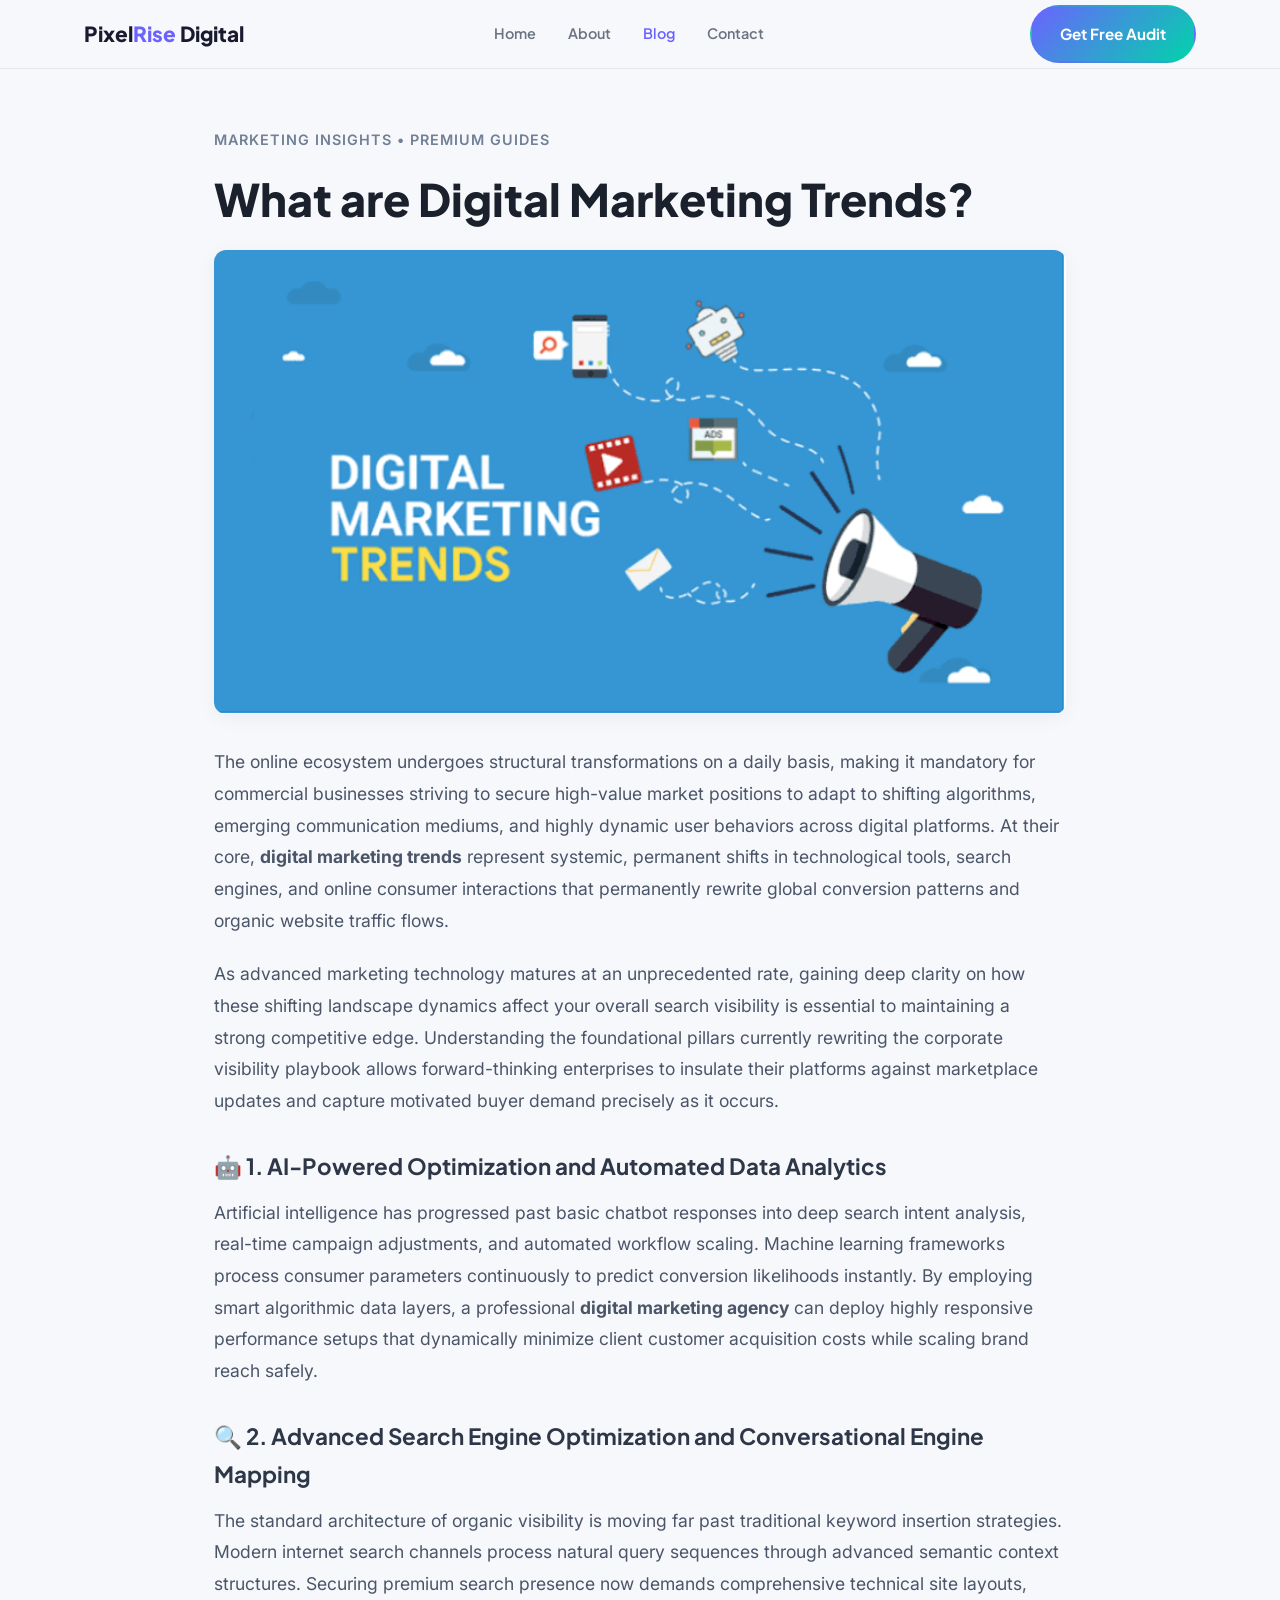
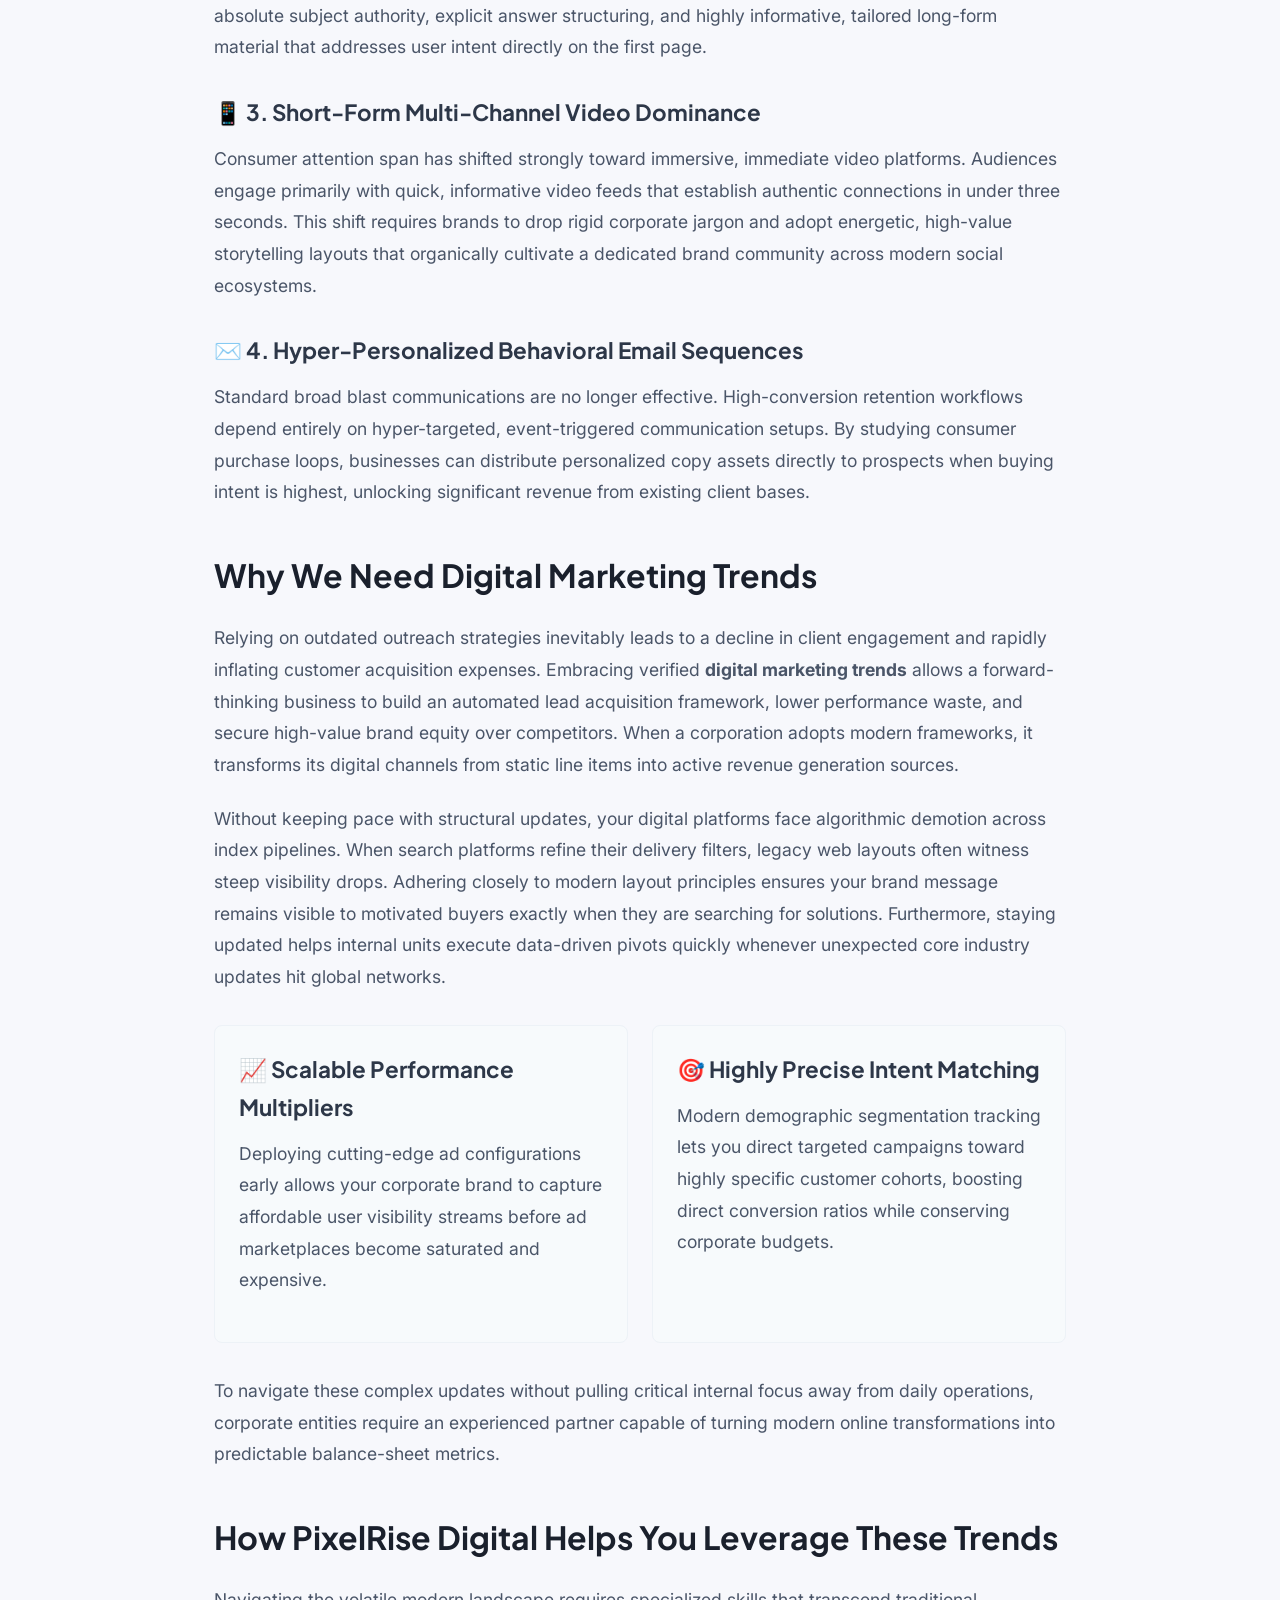
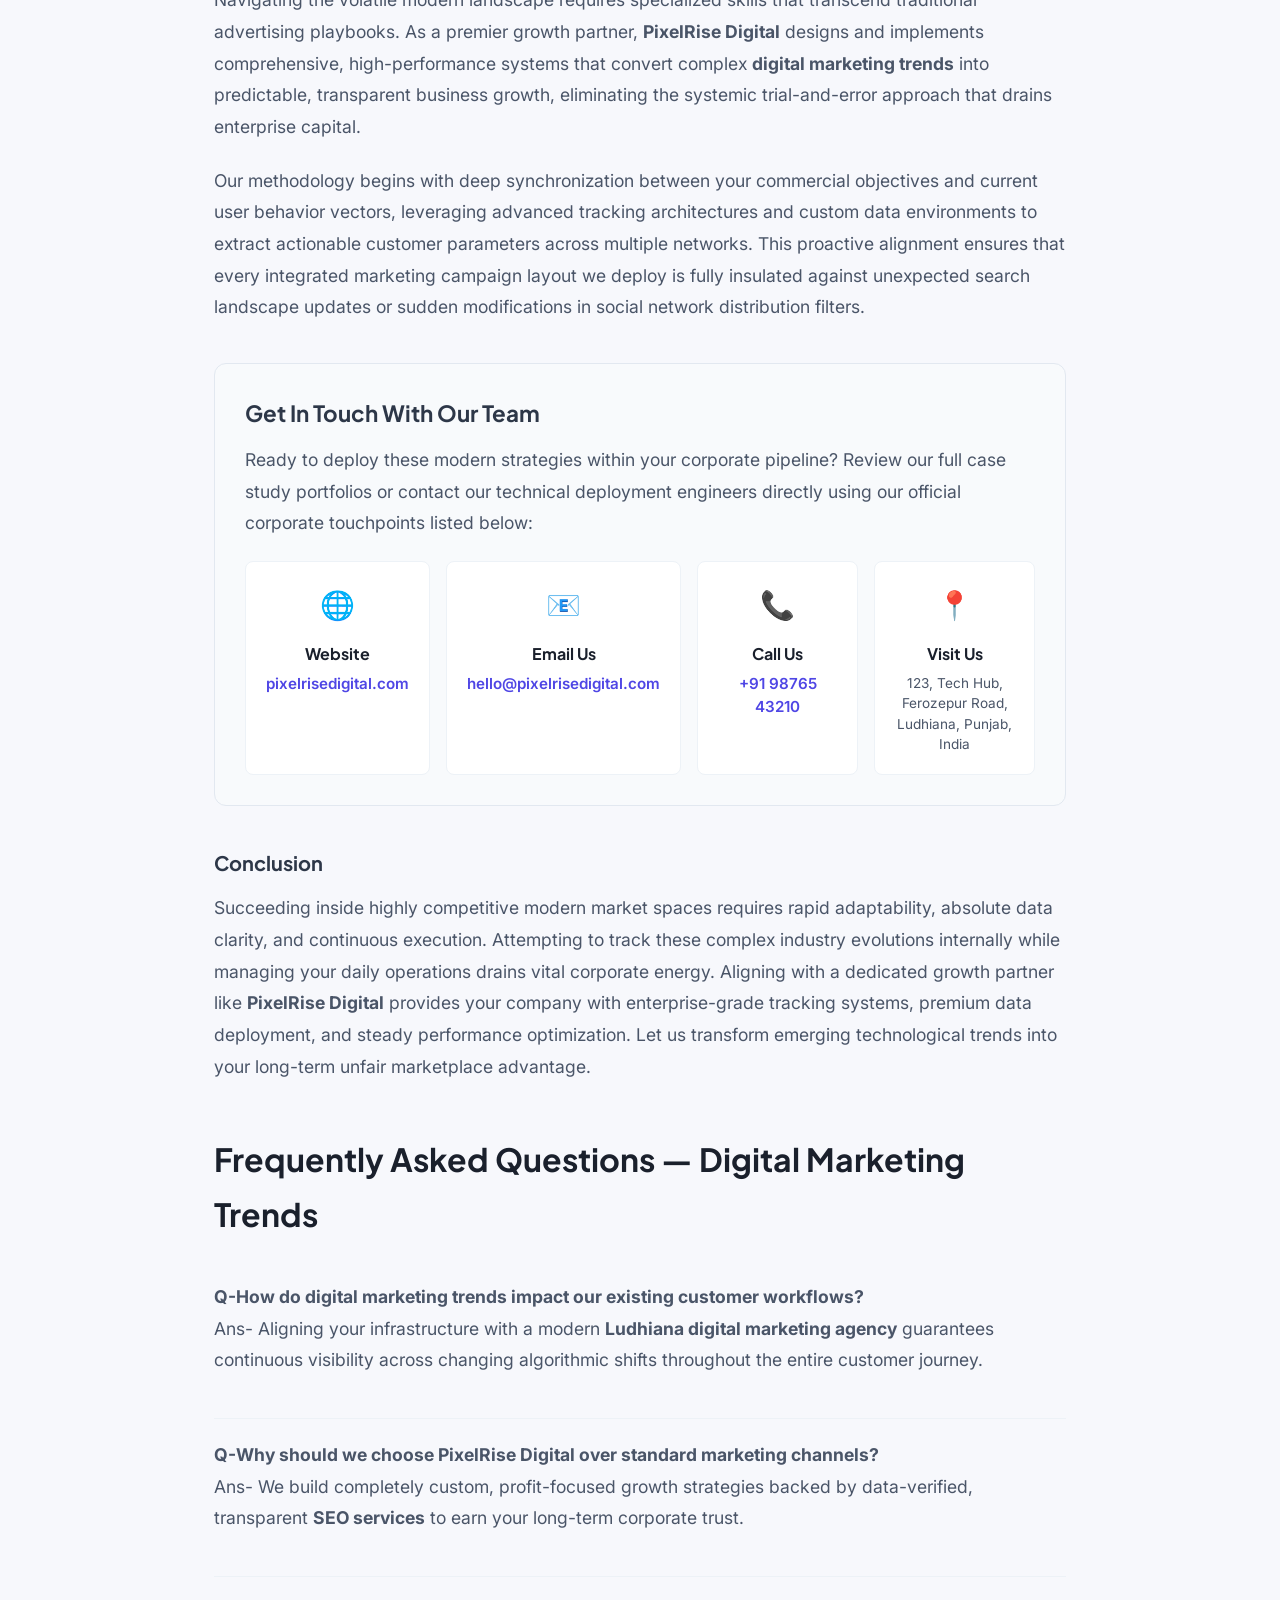
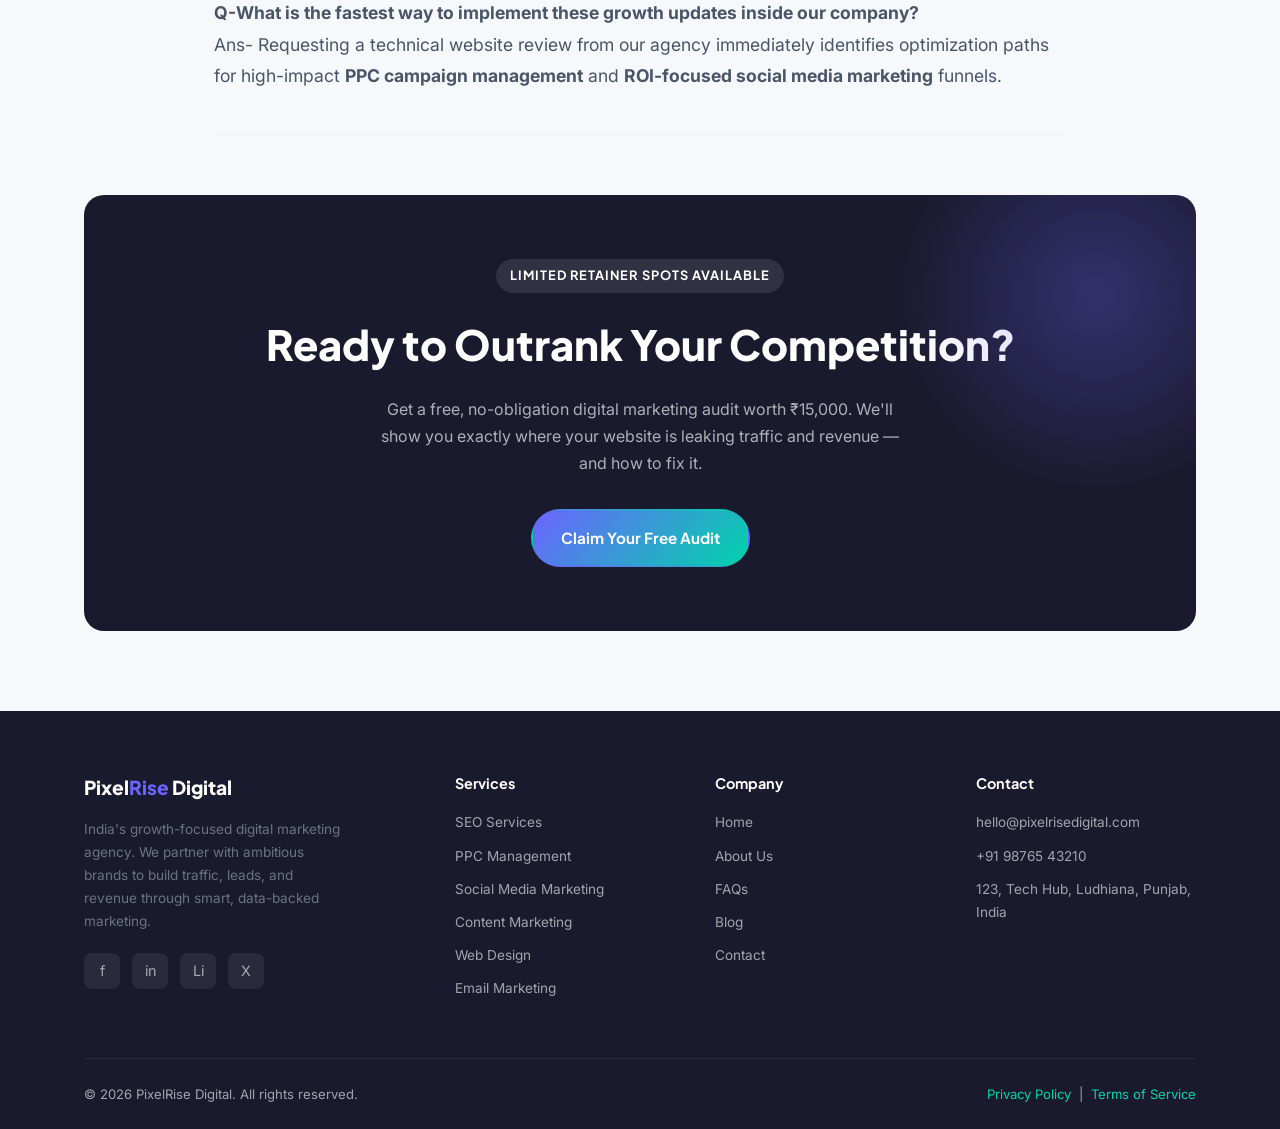
<file: blog.html>
<!DOCTYPE html>
<html lang="en">
<head>
  <meta charset="UTF-8" />
  <meta name="viewport" content="width=device-width, initial-scale=1.0" />
  <title>Blog | PixelRise Digital — Digital Marketing Agency</title>
  <meta name="description" content="The PixelRise Digital blog — insights, guides, and updates on SEO, PPC, social media, and digital marketing strategy. Coming soon." />
  <meta name="keywords" content="digital marketing blog, SEO tips, content marketing insights, PixelRise Digital blog" />
  <meta name="robots" content="index, follow" />
  <link rel="canonical" href="https://www.pixelrisedigital.com/blog.html" />
  
  <style>
    /* =============================================
       PixelRise Digital — Global Styles
       ============================================= */

    /* Google Fonts */
    @import url('https://fonts.googleapis.com/css2?family=Plus+Jakarta+Sans:wght@400;500;600;700;800&family=Inter:wght@300;400;500;600&display=swap');

    /* ---- CSS Variables ---- */
    :root {
      --primary:    #1a1a2e;   /* deep navy */
      --accent:     #6c63ff;   /* electric violet */
      --accent2:    #00d4aa;   /* mint green */
      --surface:    #f7f8fc;   /* off-white */
      --card:       #ffffff;
      --text:       #1a1a2e;
      --muted:      #6b7280;
      --border:     #e5e7eb;
      --gradient:   linear-gradient(135deg, #6c63ff 0%, #00d4aa 100%);
      --shadow:     0 4px 24px rgba(108,99,255,.12);
      --radius:     14px;
      --font-head:  'Plus Jakarta Sans', sans-serif;
      --font-body:  'Inter', sans-serif;
    }

    /* ---- Reset ---- */
    *, *::before, *::after { box-sizing: border-box; margin: 0; padding: 0; }
    html { scroll-behavior: smooth; }
    body {
      font-family: var(--font-body);
      color: var(--text);
      background: var(--surface);
      line-height: 1.7;
      font-size: 16px;
    }
    img { max-width: 100%; display: block; }
    a { text-decoration: none; color: inherit; }
    ul { list-style: none; }

    /* ---- Typography ---- */
    h1,h2,h3,h4,h5 { font-family: var(--font-head); font-weight: 800;  }
    h1 { font-size: clamp(2.2rem, 5vw, 3.6rem); }
    h2 { font-size: clamp(1.7rem, 3.5vw, 2.6rem); }
    h3 { font-size: 1.25rem; }
    p  { color: var(--muted); }

    /* ---- Utility ---- */
    .container { max-width: 1160px; margin: 0 auto; padding: 0 24px; }
    .badge {
      display: inline-block;
      background: rgba(108,99,255,.1);
      color: var(--accent);
      font-family: var(--font-head);
      font-size: .8rem;
      font-weight: 700;
      letter-spacing: .08em;
      text-transform: uppercase;
      padding: 6px 14px;
      border-radius: 50px;
      margin-bottom: 16px;
    }

    .btn {
      display: inline-flex;
      align-items: center;
      gap: 8px;
      font-family: var(--font-head);
      font-weight: 700;
      font-size: .95rem;
      padding: 14px 28px;
      border-radius: 50px;
      cursor: pointer;
      transition: all .25s ease;
      border: 2px solid transparent;
    }
    .btn-primary {
      background: var(--gradient);
      color: #fff;
    }
    .btn-primary:hover { opacity: .88; transform: translateY(-2px); box-shadow: var(--shadow); }

    /* ---- NAV ---- */
    nav {
      position: fixed;
      top: 0; left: 0; right: 0;
      z-index: 999;
      background: rgba(247,248,252,.95);
      backdrop-filter: blur(12px);
      border-bottom: 1px solid var(--border);
    }
    .nav-inner {
      display: flex;
      align-items: center;
      justify-content: space-between;
      height: 68px;
    }
    .logo {
      font-family: var(--font-head);
      font-weight: 800;
      font-size: 1.3rem;
      color: var(--primary);
    }
    .logo span { color: var(--accent); }
    .nav-links { display: flex; gap: 32px; align-items: center; }
    .nav-links a {
      font-family: var(--font-head);
      font-weight: 600;
      font-size: .9rem;
      color: var(--muted);
      transition: color .2s;
    }
    .nav-links a:hover, .nav-links a.active { color: var(--accent); }
    .nav-cta { margin-left: 16px; }

    /* Hamburger */
    .hamburger {
      display: none;
      flex-direction: column;
      gap: 5px;
      background: none;
      border: none;
      cursor: pointer;
      padding: 4px;
    }
    .hamburger span {
      display: block;
      width: 24px;
      height: 2px;
      background: var(--primary);
      border-radius: 2px;
      transition: all .3s;
    }
    .mobile-menu {
      display: none;
      flex-direction: column;
      gap: 0;
      background: var(--card);
      border-top: 1px solid var(--border);
      padding: 16px 24px 24px;
    }
    .mobile-menu a {
      font-family: var(--font-head);
      font-weight: 600;
      font-size: 1rem;
      padding: 12px 0;
      border-bottom: 1px solid var(--border);
      color: var(--text);
    }
    .mobile-menu a:last-child { border-bottom: none; }
    .mobile-menu.open { display: flex; }

    /* ---- PAGE PADDING ---- */
    main { padding-top: 68px; }

    /* ---- ARTICLE PREMIUM TEMPLATE OVERRIDES ---- */
    .blog-article-wrapper { max-width: 900px; margin: 0 auto; padding: 60px 24px; color: #2d3748; }
    .blog-meta-info { font-size: 0.9rem; color: #718096; margin-bottom: 20px; text-transform: uppercase; letter-spacing: 1px; font-weight: 600; }
    .blog-article-wrapper h1 { font-size: 2.8rem; line-height: 1.2; margin-bottom: 24px; color: #1a202c; font-weight: 800; }
    .blog-article-wrapper h2 { font-size: 2rem; margin-top: 40px; margin-bottom: 20px; color: #1a202c; font-weight: 700; }
    .blog-article-wrapper h3 { font-size: 1.4rem; margin-top: 30px; margin-bottom: 12px; color: #2d3748; font-weight: 700; display: flex; align-items: center; gap: 8px; }
    .blog-article-wrapper h4 { font-size: 1.25rem; margin-top: 30px; margin-bottom: 12px; color: #2d3748; font-weight: 700; }
    .blog-article-wrapper p { font-size: 1.1rem; line-height: 1.8; margin-bottom: 22px; color: #4a5568; }
    .blog-article-wrapper ul { margin-bottom: 24px; padding-left: 20px; list-style: disc; }
    .blog-article-wrapper li { font-size: 1.1rem; line-height: 1.8; margin-bottom: 12px; color: #4a5568; }
    .trend-grid-block { display: grid; grid-template-columns: 1fr 1fr; gap: 24px; margin: 32px 0; }
    .trend-feature-card { background: #f7fafc; border: 1px solid #edf2f7; border-radius: 8px; padding: 24px; }
    .trend-feature-card h3 { margin-top: 0; }
    
    /* Article Image Styling */
    .article-lead-image { width: 100%; height: auto; border-radius: 12px; margin: 16px 0 32px 0; box-shadow: 0 4px 20px rgba(0,0,0,0.05); }

    /* Elegant Info Layout Mapping */
    .contact-details-block { background-color: #f8fafc; border: 1px solid #e2e8f0; border-radius: 12px; padding: 30px; margin: 40px 0; }
    .contact-details-grid { display: grid; grid-template-columns: repeat(4, 1fr); gap: 16px; margin-top: 20px; }
    .contact-info-card { background: #ffffff; border: 1px solid #edf2f7; padding: 20px; border-radius: 8px; text-align: center; }
    .contact-info-card-icon { font-size: 1.75rem; margin-bottom: 10px; }
    .contact-info-card h5 { font-size: 1rem; color: #1a202c; font-weight: 700; margin-bottom: 6px; }
    .contact-info-card p { font-size: 0.95rem; margin-bottom: 0; color: #4a5568; line-height: 1.5; }
    
    .faq-accordion-section { margin-top: 50px; }
    .faq-element { border-bottom: 1px solid #edf2f7; padding: 20px 0; }
    .faq-accordion-section h2 { font-size: 2rem; margin-top: 40px; margin-bottom: 20px; color: #1a202c; font-weight: 700; }

    /* CTA Banner Layout Global Match */
    .cta-banner {
      background: var(--primary);
      border-radius: 20px;
      padding: 64px;
      text-align: center;
      position: relative;
      overflow: hidden;
    }
    .cta-banner::before {
      content: '';
      position: absolute;
      top: -100px; right: -100px;
      width: 400px; height: 400px;
      border-radius: 50%;
      background: radial-gradient(circle, rgba(108,99,255,.3) 0%, transparent 70%);
    }
    .cta-banner h2 { color: #fff; margin-bottom: 16px; }
    .cta-banner p { color: rgba(255,255,255,.65); max-width: 520px; margin: 0 auto 32px; }

    /* Footer Layout Global Match */
    footer {
      background: var(--primary);
      color: rgba(255,255,255,.6);
      padding: 60px 0 24px;
    }
    .footer-grid {
      display: grid;
      grid-template-columns: 1.5fr 1fr 1fr 1fr;
      gap: 40px;
      margin-bottom: 48px;
    }
    .footer-brand .logo { color: #fff; font-size: 1.2rem; margin-bottom: 14px; display: block; }
    .footer-brand p { font-size: .85rem; max-width: 260px; }
    .footer-col h4 {
      font-family: var(--font-head);
      font-weight: 700;
      font-size: .9rem;
      color: #fff;
      margin-bottom: 16px;
    }
    .footer-col a {
      display: block;
      font-size: .85rem;
      margin-bottom: 10px;
      transition: color .2s;
    }
    .footer-col a:hover { color: var(--accent2); }
    .footer-bottom {
      border-top: 1px solid rgba(255,255,255,.08);
      padding-top: 24px;
      display: flex;
      align-items: center;
      justify-content: space-between;
      font-size: .82rem;
    }
    .footer-bottom a { color: var(--accent2); }
    .social-links { display: flex; gap: 12px; }
    .social-link {
      width: 36px; height: 36px;
      border-radius: 8px;
      background: rgba(255,255,255,.07);
      display: flex; align-items: center; justify-content: center;
      font-size: .9rem;
      transition: background .2s;
    }
    .social-link:hover { background: var(--accent); }
    
    @media (max-width: 768px) {
      .blog-article-wrapper h1 { font-size: 2.2rem; }
      .trend-grid-block, .contact-details-grid { grid-template-columns: 1fr; }
      .nav-links, .nav-cta { display: none; }
      .hamburger { display: flex; }
      .footer-grid { grid-template-columns: 1fr 1fr; }
      .footer-bottom { flex-direction: column; gap: 16px; text-align: center; }
    }
  </style>
</head>
<body>

  <nav>
    <div class="container nav-inner">
      <a href="index.html" class="logo">Pixel<span>Rise</span> Digital</a>
      <ul class="nav-links">
        <li><a href="index.html">Home</a></li>
        <li><a href="about.html">About</a></li>
        <li><a href="blog.html" class="active">Blog</a></li>
        <li><a href="contact.html">Contact</a></li>
      </ul>
      <a href="contact.html" class="btn btn-primary nav-cta">Get Free Audit</a>
      <button class="hamburger" aria-label="Open menu">
        <span></span><span></span><span></span>
      </button>
    </div>
    <div class="mobile-menu">
      <a href="index.html">Home</a>
      <a href="about.html">About</a>
      <a href="blog.html">Blog</a>
      <a href="contact.html">Contact</a>
      <a href="contact.html" class="btn btn-primary" style="margin-top:12px;justify-content:center;">Get Free Audit</a>
    </div>
  </nav>

  <main>
    <article class="blog-article-wrapper">
      <div class="blog-meta-info">Marketing Insights • Premium Guides</div>
      
      <h1>What are Digital Marketing Trends?</h1>
      
      <img src="images.png" alt="Digital Marketing Trends Overview Diagram" class="article-lead-image" />
      
      <p>The online ecosystem undergoes structural transformations on a daily basis, making it mandatory for commercial businesses striving to secure high-value market positions to adapt to shifting algorithms, emerging communication mediums, and highly dynamic user behaviors across digital platforms. At their core, <strong>digital marketing trends</strong> represent systemic, permanent shifts in technological tools, search engines, and online consumer interactions that permanently rewrite global conversion patterns and organic website traffic flows.</p>

      <p>As advanced marketing technology matures at an unprecedented rate, gaining deep clarity on how these shifting landscape dynamics affect your overall search visibility is essential to maintaining a strong competitive edge. Understanding the foundational pillars currently rewriting the corporate visibility playbook allows forward-thinking enterprises to insulate their platforms against marketplace updates and capture motivated buyer demand precisely as it occurs.</p>

      <h3>🤖 1. AI-Powered Optimization and Automated Data Analytics</h3>
      <p>Artificial intelligence has progressed past basic chatbot responses into deep search intent analysis, real-time campaign adjustments, and automated workflow scaling. Machine learning frameworks process consumer parameters continuously to predict conversion likelihoods instantly. By employing smart algorithmic data layers, a professional <strong>digital marketing agency</strong> can deploy highly responsive performance setups that dynamically minimize client customer acquisition costs while scaling brand reach safely.</p>

      <h3>🔍 2. Advanced Search Engine Optimization and Conversational Engine Mapping</h3>
      <p>The standard architecture of organic visibility is moving far past traditional keyword insertion strategies. Modern internet search channels process natural query sequences through advanced semantic context structures. Securing premium search presence now demands comprehensive technical site layouts, absolute subject authority, explicit answer structuring, and highly informative, tailored long-form material that addresses user intent directly on the first page.</p>

      <h3>📱 3. Short-Form Multi-Channel Video Dominance</h3>
      <p>Consumer attention span has shifted strongly toward immersive, immediate video platforms. Audiences engage primarily with quick, informative video feeds that establish authentic connections in under three seconds. This shift requires brands to drop rigid corporate jargon and adopt energetic, high-value storytelling layouts that organically cultivate a dedicated brand community across modern social ecosystems.</p>

      <h3>✉️ 4. Hyper-Personalized Behavioral Email Sequences</h3>
      <p>Standard broad blast communications are no longer effective. High-conversion retention workflows depend entirely on hyper-targeted, event-triggered communication setups. By studying consumer purchase loops, businesses can distribute personalized copy assets directly to prospects when buying intent is highest, unlocking significant revenue from existing client bases.</p>

      <h2>Why We Need Digital Marketing Trends</h2>
      <p>Relying on outdated outreach strategies inevitably leads to a decline in client engagement and rapidly inflating customer acquisition expenses. Embracing verified <strong>digital marketing trends</strong> allows a forward-thinking business to build an automated lead acquisition framework, lower performance waste, and secure high-value brand equity over competitors. When a corporation adopts modern frameworks, it transforms its digital channels from static line items into active revenue generation sources.</p>

      <p>Without keeping pace with structural updates, your digital platforms face algorithmic demotion across index pipelines. When search platforms refine their delivery filters, legacy web layouts often witness steep visibility drops. Adhering closely to modern layout principles ensures your brand message remains visible to motivated buyers exactly when they are searching for solutions. Furthermore, staying updated helps internal units execute data-driven pivots quickly whenever unexpected core industry updates hit global networks.</p>

      <div class="trend-grid-block">
        <div class="trend-feature-card">
          <h3>📈 Scalable Performance Multipliers</h3>
          <p>Deploying cutting-edge ad configurations early allows your corporate brand to capture affordable user visibility streams before ad marketplaces become saturated and expensive.</p>
        </div>
        <div class="trend-feature-card">
          <h3>🎯 Highly Precise Intent Matching</h3>
          <p>Modern demographic segmentation tracking lets you direct targeted campaigns toward highly specific customer cohorts, boosting direct conversion ratios while conserving corporate budgets.</p>
        </div>
      </div>

      <p>To navigate these complex updates without pulling critical internal focus away from daily operations, corporate entities require an experienced partner capable of turning modern online transformations into predictable balance-sheet metrics.</p>

      <h2>How PixelRise Digital Helps You Leverage These Trends</h2>
      <p>Navigating the volatile modern landscape requires specialized skills that transcend traditional advertising playbooks. As a premier growth partner, <strong>PixelRise Digital</strong> designs and implements comprehensive, high-performance systems that convert complex <strong>digital marketing trends</strong> into predictable, transparent business growth, eliminating the systemic trial-and-error approach that drains enterprise capital.</p>
      
      <p>Our methodology begins with deep synchronization between your commercial objectives and current user behavior vectors, leveraging advanced tracking architectures and custom data environments to extract actionable customer parameters across multiple networks. This proactive alignment ensures that every integrated marketing campaign layout we deploy is fully insulated against unexpected search landscape updates or sudden modifications in social network distribution filters.</p>
      
      <div class="contact-details-block">
        <h3 style="margin-top: 0;">Get In Touch With Our Team</h3>
        <p>Ready to deploy these modern strategies within your corporate pipeline? Review our full case study portfolios or contact our technical deployment engineers directly using our official corporate touchpoints listed below:</p>
        
        <div class="contact-details-grid">
          <!-- Added Website Section Here -->
          <div class="contact-info-card">
            <div class="contact-info-card-icon">🌐</div>
            <h5>Website</h5>
            <p><a href="https://www.pixelrisedigital.com" style="color: #4f46e5; text-decoration: none; font-weight: 600;">pixelrisedigital.com</a></p>
          </div>
          <div class="contact-info-card">
            <div class="contact-info-card-icon">📧</div>
            <h5>Email Us</h5>
            <p><a href="mailto:hello@pixelrisedigital.com" style="color: #4f46e5; text-decoration: none; font-weight: 600;">hello@pixelrisedigital.com</a></p>
          </div>
          <div class="contact-info-card">
            <div class="contact-info-card-icon">📞</div>
            <h5>Call Us</h5>
            <p><a href="tel:+919876543210" style="color: #4f46e5; text-decoration: none; font-weight: 600;">+91 98765 43210</a></p>
          </div>
          <div class="contact-info-card">
            <div class="contact-info-card-icon">📍</div>
            <h5>Visit Us</h5>
            <p style="font-size: 0.85rem;">123, Tech Hub, Ferozepur Road, Ludhiana, Punjab, India</p>
          </div>
        </div>
      </div>

      <h4>Conclusion</h4>
      <p>Succeeding inside highly competitive modern market spaces requires rapid adaptability, absolute data clarity, and continuous execution. Attempting to track these complex industry evolutions internally while managing your daily operations drains vital corporate energy. Aligning with a dedicated growth partner like <strong>PixelRise Digital</strong> provides your company with enterprise-grade tracking systems, premium data deployment, and steady performance optimization. Let us transform emerging technological trends into your long-term unfair marketplace advantage.</p>

      <div class="faq-accordion-section">
        <h2>Frequently Asked Questions — Digital Marketing Trends</h2>
        
        <div class="faq-element">
          <p><strong>Q-How do digital marketing trends impact our existing customer workflows?</strong><br>Ans- Aligning your infrastructure with a modern <strong>Ludhiana digital marketing agency</strong> guarantees continuous visibility across changing algorithmic shifts throughout the entire customer journey.</p>
        </div>

        <div class="faq-element">
          <p><strong>Q-Why should we choose PixelRise Digital over standard marketing channels?</strong><br>Ans- We build completely custom, profit-focused growth strategies backed by data-verified, transparent <strong>SEO services</strong> to earn your long-term corporate trust.</p>
        </div>

        <div class="faq-element">
          <p><strong>Q-What is the fastest way to implement these growth updates inside our company?</strong><br>Ans- Requesting a technical website review from our agency immediately identifies optimization paths for high-impact <strong>PPC campaign management</strong> and <strong>ROI-focused social media marketing</strong> funnels.</p>
        </div>
      </div>

    </article>

    <div class="container" style="padding-bottom:80px;">
      <div class="cta-banner">
        <div class="badge" style="background:rgba(255,255,255,.1);color:#fff;">Limited Retainer Spots Available</div>
        <h2>Ready to Outrank Your Competition?</h2>
        <p>Get a free, no-obligation digital marketing audit worth ₹15,000. We'll show you exactly where your website is leaking traffic and revenue — and how to fix it.</p>
        <a href="contact.html" class="btn btn-primary">Claim Your Free Audit </a>
      </div>
    </div>
  </main>

  <footer>
    <div class="container">
      <div class="footer-grid">
        <div class="footer-brand">
          <span class="logo">Pixel<span>Rise</span> Digital</span>
          <p>India's growth-focused digital marketing agency. We partner with ambitious brands to build traffic, leads, and revenue through smart, data-backed marketing.</p>
          <div class="social-links" style="margin-top:20px;">
            <a href="#" class="social-link" aria-label="Facebook">f</a>
            <a href="#" class="social-link" aria-label="Instagram">in</a>
            <a href="#" class="social-link" aria-label="LinkedIn">Li</a>
            <a href="#" class="social-link" aria-label="Twitter">X</a>
          </div>
        </div>
        <div class="footer-col">
          <h4>Services</h4>
          <a href="index.html">SEO Services</a>
          <a href="index.html">PPC Management</a>
          <a href="index.html">Social Media Marketing</a>
          <a href="index.html">Content Marketing</a>
          <a href="index.html">Web Design</a>
          <a href="index.html">Email Marketing</a>
        </div>
        <div class="footer-col">
          <h4>Company</h4>
          <a href="index.html">Home</a>
          <a href="about.html">About Us</a>
          <a href="about.html#faq">FAQs</a>
          <a href="blog.html">Blog</a>
          <a href="contact.html">Contact</a>
        </div>
        <div class="footer-col">
          <h4>Contact</h4>
          <a href="mailto:hello@pixelrisedigital.com">hello@pixelrisedigital.com</a>
          <a href="tel:+919876543210">+91 98765 43210</a>
          <a href="#">123, Tech Hub, Ludhiana, Punjab, India</a>
        </div>
      </div>
      <div class="footer-bottom">
        <span>© 2026 PixelRise Digital. All rights reserved.</span>
        <span>
          <a href="#">Privacy Policy</a> &nbsp;|&nbsp; <a href="#">Terms of Service</a>
        </span>
      </div>
    </div>
  </footer>

  <script>
    // =============================================
    // PixelRise Digital — Shared JS
    // =============================================

    document.addEventListener('DOMContentLoaded', () => {

      // ---- Active Nav Link ----
      const currentPage = location.pathname.split('/').pop() || 'index.html';
      document.querySelectorAll('.nav-links a, .mobile-menu a').forEach(link => {
        if (link.getAttribute('href') === currentPage) link.classList.add('active');
      });

      // ---- Hamburger Menu ----
      const hamburger = document.querySelector('.hamburger');
      const mobileMenu = document.querySelector('.mobile-menu');
      if (hamburger && mobileMenu) {
        hamburger.addEventListener('click', () => {
          mobileMenu.classList.toggle('open');
        });
        // Close on link click
        mobileMenu.querySelectorAll('a').forEach(a => {
          a.addEventListener('click', () => mobileMenu.classList.remove('open'));
        });
      }

      // ---- FAQ Accordion ----
      document.querySelectorAll('.faq-question').forEach(btn => {
        btn.addEventListener('click', () => {
          const item = btn.closest('.faq-item');
          const isOpen = item.classList.contains('open');
          // close all
          document.querySelectorAll('.faq-item').forEach(i => i.classList.remove('open'));
          if (!isOpen) item.classList.add('open');
        });
      });

      // ---- Contact Form ----
      const form = document.getElementById('contactForm');
      if (form) {
        form.addEventListener('submit', (e) => {
          e.preventDefault();
          const formEl = document.querySelector('.contact-form-card form');
          const success = document.getElementById('formSuccess');
          if (formEl) formEl.style.display = 'none';
          if (success) success.classList.add('show');
        });
      }

      // ---- Scroll reveal (lightweight) ----
      const observer = new IntersectionObserver((entries) => {
        entries.forEach(entry => {
          if (entry.isIntersecting) {
            entry.target.style.opacity = '1';
            entry.target.style.transform = 'translateY(0)';
            observer.unobserve(entry.target);
          }
        });
      }, { threshold: 0.12 });

      document.querySelectorAll('.service-card, .testi-card, .value-card, .team-card, .faq-item, .trend-feature-card, .faq-element').forEach(el => {
        el.style.opacity = '0';
        el.style.transform = 'translateY(24px)';
        el.style.transition = 'opacity .5s ease, transform .5s ease';
        observer.observe(el);
      });

    });
  </script>
</body>
</html>
</file>
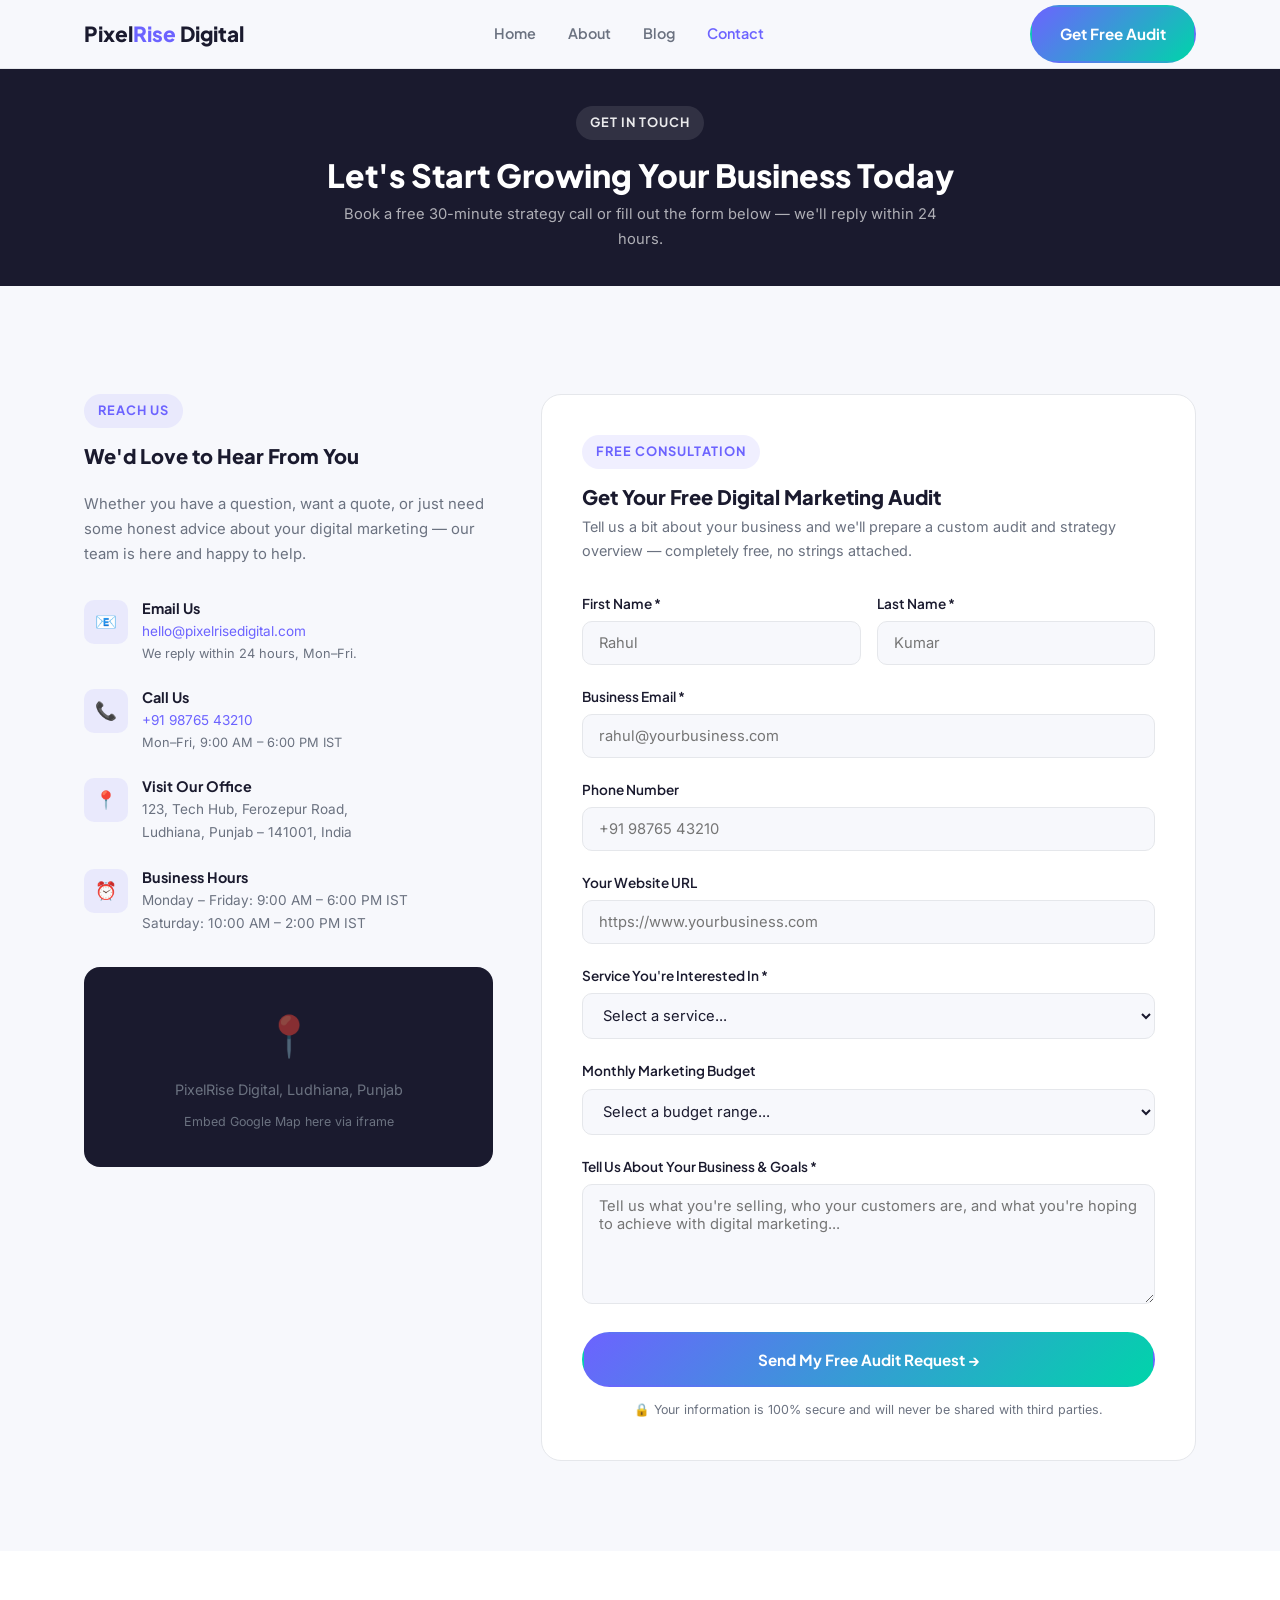
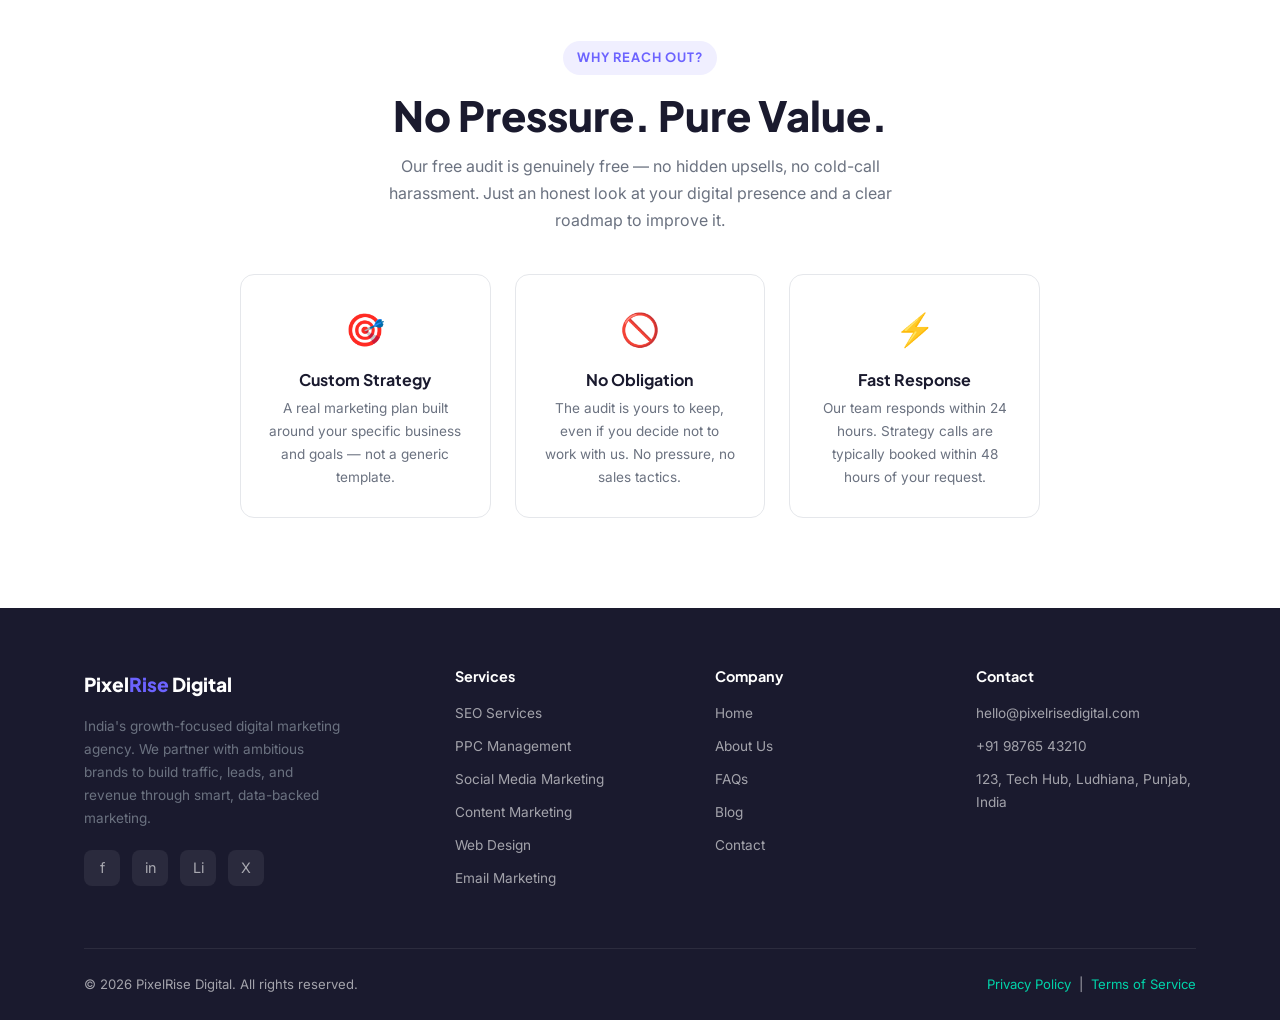
<file: contact.html>
<!DOCTYPE html>
<html lang="en">
<head>
  <meta charset="UTF-8" />
  <meta name="viewport" content="width=device-width, initial-scale=1.0" />
  <title>Contact Us | PixelRise Digital — Digital Marketing Agency</title>
  <meta name="description" content="Get in touch with PixelRise Digital. Book a free 30-minute strategy call or digital marketing audit today. We'll show you exactly how to grow your business online." />
  <meta name="keywords" content="contact digital marketing agency, free SEO audit, digital marketing consultation, hire digital marketing agency India, book strategy call" />
  <meta name="robots" content="index, follow" />
  <link rel="canonical" href="https://www.pixelrisedigital.com/contact.html" />
  
  <script type="application/ld+json">
  {
    "@context": "https://schema.org",
    "@type": "LocalBusiness",
    "name": "PixelRise Digital",
    "description": "Full-service digital marketing agency offering SEO, PPC, social media marketing, and content strategy.",
    "url": "https://www.pixelrisedigital.com",
    "telephone": "+91-98765-43210",
    "email": "hello@pixelrisedigital.com",
    "address": {
      "@type": "PostalAddress",
      "streetAddress": "123, Tech Hub",
      "addressLocality": "Ludhiana",
      "addressRegion": "Punjab",
      "postalCode": "141001",
      "addressCountry": "IN"
    },
    "openingHours": "Mo-Fr 09:00-18:00"
  }
  </script>

  <style>
    /* =============================================
       PixelRise Digital — Global Styles
       ============================================= */

    /* Google Fonts */
    @import url('https://fonts.googleapis.com/css2?family=Plus+Jakarta+Sans:wght@400;500;600;700;800&family=Inter:wght@300;400;500;600&display=swap');

    /* ---- CSS Variables ---- */
    :root {
      --primary:    #1a1a2e;   /* deep navy */
      --accent:     #6c63ff;   /* electric violet */
      --accent2:    #00d4aa;   /* mint green */
      --surface:    #f7f8fc;   /* off-white */
      --card:       #ffffff;
      --text:       #1a1a2e;
      --muted:      #6b7280;
      --border:     #e5e7eb;
      --gradient:   linear-gradient(135deg, #6c63ff 0%, #00d4aa 100%);
      --shadow:     0 4px 24px rgba(108,99,255,.12);
      --radius:     14px;
      --font-head:  'Plus Jakarta Sans', sans-serif;
      --font-body:  'Inter', sans-serif;
    }

    /* ---- Reset ---- */
    *, *::before, *::after { box-sizing: border-box; margin: 0; padding: 0; }
    html { scroll-behavior: smooth; }
    body {
      font-family: var(--font-body);
      color: var(--text);
      background: var(--surface);
      line-height: 1.7;
      font-size: 16px;
    }
    img { max-width: 100%; display: block; }
    a { text-decoration: none; color: inherit; }
    ul { list-style: none; }

    /* ---- Typography ---- */
    h1,h2,h3,h4,h5 { font-family: var(--font-head); font-weight: 800; line-height: 1.2; }
    h1 { font-size: clamp(2.2rem, 5vw, 3.6rem); }
    h2 { font-size: clamp(1.7rem, 3.5vw, 2.6rem); }
    h3 { font-size: 1.25rem; }
    p  { color: var(--muted); }

    /* ---- Utility ---- */
    .container { max-width: 1160px; margin: 0 auto; padding: 0 24px; }
    .section    { padding: 90px 0; }
    .section-alt { background: var(--card); }

    .badge {
      display: inline-block;
      background: rgba(108,99,255,.1);
      color: var(--accent);
      font-family: var(--font-head);
      font-size: .8rem;
      font-weight: 700;
      letter-spacing: .08em;
      text-transform: uppercase;
      padding: 6px 14px;
      border-radius: 50px;
      margin-bottom: 16px;
    }

    .btn {
      display: inline-flex;
      align-items: center;
      gap: 8px;
      font-family: var(--font-head);
      font-weight: 700;
      font-size: .95rem;
      padding: 14px 28px;
      border-radius: 50px;
      cursor: pointer;
      transition: all .25s ease;
      border: 2px solid transparent;
    }
    .btn-primary {
      background: var(--gradient);
      color: #fff;
    }
    .btn-primary:hover { opacity: .88; transform: translateY(-2px); box-shadow: var(--shadow); }
    .btn-outline {
      background: transparent;
      border-color: var(--accent);
      color: var(--accent);
    }
    .btn-outline:hover { background: var(--accent); color: #fff; transform: translateY(-2px); }

    /* ---- NAV ---- */
    nav {
      position: fixed;
      top: 0; left: 0; right: 0;
      z-index: 999;
      background: rgba(247,248,252,.95);
      backdrop-filter: blur(12px);
      border-bottom: 1px solid var(--border);
    }
    .nav-inner {
      display: flex;
      align-items: center;
      justify-content: space-between;
      height: 68px;
    }
    .logo {
      font-family: var(--font-head);
      font-weight: 800;
      font-size: 1.3rem;
      color: var(--primary);
    }
    .logo span { color: var(--accent); }
    .nav-links { display: flex; gap: 32px; align-items: center; }
    .nav-links a {
      font-family: var(--font-head);
      font-weight: 600;
      font-size: .9rem;
      color: var(--muted);
      transition: color .2s;
    }
    .nav-links a:hover, .nav-links a.active { color: var(--accent); }
    .nav-cta { margin-left: 16px; }

    /* Hamburger */
    .hamburger {
      display: none;
      flex-direction: column;
      gap: 5px;
      background: none;
      border: none;
      cursor: pointer;
      padding: 4px;
    }
    .hamburger span {
      display: block;
      width: 24px;
      height: 2px;
      background: var(--primary);
      border-radius: 2px;
      transition: all .3s;
    }
    .mobile-menu {
      display: none;
      flex-direction: column;
      gap: 0;
      background: var(--card);
      border-top: 1px solid var(--border);
      padding: 16px 24px 24px;
    }
    .mobile-menu a {
      font-family: var(--font-head);
      font-weight: 600;
      font-size: 1rem;
      padding: 12px 0;
      border-bottom: 1px solid var(--border);
      color: var(--text);
    }
    .mobile-menu a:last-child { border-bottom: none; }
    .mobile-menu.open { display: flex; }

    /* ---- PAGE PADDING ---- */
    main { padding-top: 68px; }

    /* ============================================
       CONTACT PAGE ADDITIONS
       ============================================ */
    .page-hero-compact {
      background: var(--primary);
      padding: 38px 24px 34px;
      text-align: center;
    }
    .page-hero-compact h1 { color: #fff; font-size: clamp(1.5rem, 3vw, 2rem); margin-bottom: 8px; }
    .page-hero-compact p { color: rgba(255,255,255,.65); max-width: 600px; margin: 0 auto; font-size: .92rem; }

    .contact-grid {
      display: grid;
      grid-template-columns: 1fr 1.6fr;
      gap: 48px;
      margin-top: 60px;
    }
    .contact-info h3 { margin-bottom: 24px; }
    .contact-detail {
      display: flex;
      align-items: flex-start;
      gap: 14px;
      margin-bottom: 24px;
    }
    .contact-detail-icon {
      width: 44px; height: 44px; min-width: 44px;
      border-radius: 10px;
      background: rgba(108,99,255,.1);
      display: flex; align-items: center; justify-content: center;
      font-size: 1.1rem;
    }
    .contact-detail h4 { font-family: var(--font-head); font-weight: 700; font-size: .9rem; margin-bottom: 3px; }
    .contact-detail p { font-size: .85rem; }

    .contact-form-card {
      background: var(--card);
      border: 1px solid var(--border);
      border-radius: 20px;
      padding: 40px;
    }
    .form-row {
      display: grid;
      grid-template-columns: 1fr 1fr;
      gap: 16px;
    }
    .form-group { margin-bottom: 20px; }
    .form-group label {
      display: block;
      font-family: var(--font-head);
      font-weight: 600;
      font-size: .85rem;
      margin-bottom: 6px;
      color: var(--text);
    }
    .form-group input,
    .form-group select,
    .form-group textarea {
      width: 100%;
      padding: 12px 16px;
      border: 1.5px solid var(--border);
      border-radius: 10px;
      font-family: var(--font-body);
      font-size: .92rem;
      color: var(--text);
      background: var(--surface);
      transition: border-color .2s;
      outline: none;
    }
    .form-group input:focus,
    .form-group select:focus,
    .form-group textarea:focus { border-color: var(--accent); background: #fff; }
    .form-group textarea { resize: vertical; min-height: 120px; }
    
    .form-success {
      display: none;
      text-align: center;
      padding: 24px;
    }
    .form-success.show { display: block; }
    .form-success .check { font-size: 3rem; margin-bottom: 12px; }

    /* Map placeholder */
    .map-placeholder {
      background: var(--primary);
      border-radius: 16px;
      height: 200px;
      display: flex;
      align-items: center;
      justify-content: center;
      flex-direction: column;
      gap: 8px;
      margin-top: 32px;
      color: rgba(255,255,255,.5);
      font-size: .9rem;
    }
    .map-placeholder span { font-size: 2.5rem; }

    /* Footer Layout Global Match */
    footer {
      background: var(--primary);
      color: rgba(255,255,255,.6);
      padding: 60px 0 24px;
    }
    .footer-grid {
      display: grid;
      grid-template-columns: 1.5fr 1fr 1fr 1fr;
      gap: 40px;
      margin-bottom: 48px;
    }
    .footer-brand .logo { color: #fff; font-size: 1.2rem; margin-bottom: 14px; display: block; }
    .footer-brand p { font-size: .85rem; max-width: 260px; }
    .footer-col h4 {
      font-family: var(--font-head);
      font-weight: 700;
      font-size: .9rem;
      color: #fff;
      margin-bottom: 16px;
    }
    .footer-col a {
      display: block;
      font-size: .85rem;
      margin-bottom: 10px;
      transition: color .2s;
    }
    .footer-col a:hover { color: var(--accent2); }
    .footer-bottom {
      border-top: 1px solid rgba(255,255,255,.08);
      padding-top: 24px;
      display: flex;
      align-items: center;
      justify-content: space-between;
      font-size: .82rem;
    }
    .footer-bottom a { color: var(--accent2); }
    .social-links { display: flex; gap: 12px; }
    .social-link {
      width: 36px; height: 36px;
      border-radius: 8px;
      background: rgba(255,255,255,.07);
      display: flex; align-items: center; justify-content: center;
      font-size: .9rem;
      transition: background .2s;
    }
    .social-link:hover { background: var(--accent); }

    /* ============================================
       RESPONSIVE
       ============================================ */
    @media (max-width: 768px) {
      .nav-links, .nav-cta { display: none; }
      .hamburger { display: flex; }
      .contact-grid { grid-template-columns: 1fr; }
      .form-row { grid-template-columns: 1fr; }
      .section { padding: 60px 0; }
      .footer-grid { grid-template-columns: 1fr 1fr; }
      .footer-bottom { flex-direction: column; gap: 16px; text-align: center; }
    }
  </style>
</head>
<body>

  <nav>
    <div class="container nav-inner">
      <a href="index.html" class="logo">Pixel<span>Rise</span> Digital</a>
      <ul class="nav-links">
        <li><a href="index.html">Home</a></li>
        <li><a href="about.html">About</a></li>
        <li><a href="blog.html">Blog</a></li>
        <li><a href="contact.html" class="active">Contact</a></li>
      </ul>
      <a href="contact.html" class="btn btn-primary nav-cta">Get Free Audit</a>
      <button class="hamburger" aria-label="Open menu">
        <span></span><span></span><span></span>
      </button>
    </div>
    <div class="mobile-menu">
      <a href="index.html">Home</a>
      <a href="about.html">About</a>
      <a href="blog.html">Blog</a>
      <a href="contact.html">Contact</a>
      <a href="contact.html" class="btn btn-primary" style="margin-top:12px;justify-content:center;">Get Free Audit</a>
    </div>
  </nav>

  <main>

    <div class="page-hero page-hero-compact">
      <div class="badge" style="background:rgba(255,255,255,.1);color:rgba(255,255,255,.9);">Get In Touch</div>
      <h1>Let's Start Growing Your Business Today</h1>
      <p>Book a free 30-minute strategy call or fill out the form below — we'll reply within 24 hours.</p>
    </div>

    <section class="section" style="padding-top:48px;">
      <div class="container">

        <div class="contact-grid">

          <div class="contact-info">
            <div class="badge">Reach Us</div>
            <h3>We'd Love to Hear From You</h3>
            <p style="margin-bottom:32px;font-size:.93rem;">Whether you have a question, want a quote, or just need some honest advice about your digital marketing — our team is here and happy to help.</p>

            <div class="contact-detail">
              <div class="contact-detail-icon">📧</div>
              <div>
                <h4>Email Us</h4>
                <p><a href="mailto:hello@pixelrisedigital.com" style="color:var(--accent);">hello@pixelrisedigital.com</a></p>
                <p style="font-size:.8rem;">We reply within 24 hours, Mon–Fri.</p>
              </div>
            </div>

            <div class="contact-detail">
              <div class="contact-detail-icon">📞</div>
              <div>
                <h4>Call Us</h4>
                <p><a href="tel:+919876543210" style="color:var(--accent);">+91 98765 43210</a></p>
                <p style="font-size:.8rem;">Mon–Fri, 9:00 AM – 6:00 PM IST</p>
              </div>
            </div>

            <div class="contact-detail">
              <div class="contact-detail-icon">📍</div>
              <div>
                <h4>Visit Our Office</h4>
                <p>123, Tech Hub, Ferozepur Road,<br>Ludhiana, Punjab – 141001, India</p>
              </div>
            </div>

            <div class="contact-detail">
              <div class="contact-detail-icon">⏰</div>
              <div>
                <h4>Business Hours</h4>
                <p>Monday – Friday: 9:00 AM – 6:00 PM IST<br>Saturday: 10:00 AM – 2:00 PM IST</p>
              </div>
            </div>

            <div class="map-placeholder">
              <span>📍</span>
              <p>PixelRise Digital, Ludhiana, Punjab</p>
              <p style="font-size:.78rem;">Embed Google Map here via iframe</p>
            </div>
          </div>

          <div class="contact-form-card">
            <div class="badge">Free Consultation</div>
            <h3 style="margin-bottom:6px;">Get Your Free Digital Marketing Audit</h3>
            <p style="margin-bottom:28px;font-size:.9rem;">Tell us a bit about your business and we'll prepare a custom audit and strategy overview — completely free, no strings attached.</p>

            <form id="contactForm" novalidate>
              <div class="form-row">
                <div class="form-group">
                  <label for="firstName">First Name *</label>
                  <input type="text" id="firstName" name="firstName" placeholder="Rahul" required />
                </div>
                <div class="form-group">
                  <label for="lastName">Last Name *</label>
                  <input type="text" id="lastName" name="lastName" placeholder="Kumar" required />
                </div>
              </div>

              <div class="form-group">
                <label for="email">Business Email *</label>
                <input type="email" id="email" name="email" placeholder="rahul@yourbusiness.com" required />
              </div>

              <div class="form-group">
                <label for="phone">Phone Number</label>
                <input type="tel" id="phone" name="phone" placeholder="+91 98765 43210" />
              </div>

              <div class="form-group">
                <label for="website">Your Website URL</label>
                <input type="url" id="website" name="website" placeholder="https://www.yourbusiness.com" />
              </div>

              <div class="form-group">
                <label for="service">Service You're Interested In *</label>
                <select id="service" name="service" required>
                  <option value="" disabled selected>Select a service...</option>
                  <option value="seo">Search Engine Optimization (SEO)</option>
                  <option value="ppc">Pay-Per-Click Advertising (PPC)</option>
                  <option value="social">Social Media Marketing</option>
                  <option value="content">Content Marketing</option>
                  <option value="web">Website Design & Development</option>
                  <option value="email">Email Marketing</option>
                  <option value="fullservice">Full-Service Digital Marketing</option>
                  <option value="other">Other / Not Sure Yet</option>
                </select>
              </div>

              <div class="form-group">
                <label for="budget">Monthly Marketing Budget</label>
                <select id="budget" name="budget">
                  <option value="" disabled selected>Select a budget range...</option>
                  <option value="under25k">Under ₹25,000/month</option>
                  <option value="25-50k">₹25,000 – ₹50,000/month</option>
                  <option value="50-100k">₹50,000 – ₹1,00,000/month</option>
                  <option value="100-250k">₹1,00,000 – ₹2,50,000/month</option>
                  <option value="250k+">₹2,50,000+/month</option>
                </select>
              </div>

              <div class="form-group">
                <label for="message">Tell Us About Your Business & Goals *</label>
                <textarea id="message" name="message" placeholder="Tell us what you're selling, who your customers are, and what you're hoping to achieve with digital marketing..." required></textarea>
              </div>

              <button type="submit" class="btn btn-primary" style="width:100%;justify-content:center;padding:16px;">
                Send My Free Audit Request →
              </button>
              <p style="font-size:.78rem;text-align:center;margin-top:12px;">🔒 Your information is 100% secure and will never be shared with third parties.</p>
            </form>

            <div id="formSuccess" class="form-success">
              <div class="check">✅</div>
              <h3 style="margin-bottom:8px;">Request Received!</h3>
              <p>Thank you for reaching out. A member of our team will contact you within 24 business hours with your free audit and strategy overview.</p>
              <a href="index.html" class="btn btn-outline" style="margin-top:20px;">← Back to Home</a>
            </div>
          </div>

        </div>

      </div>
    </section>

    <section class="section section-alt">
      <div class="container" style="text-align:center;">
        <div class="badge">Why Reach Out?</div>
        <h2>No Pressure. Pure Value.</h2>
        <p style="max-width:560px;margin:12px auto 40px;">Our free audit is genuinely free — no hidden upsells, no cold-call harassment. Just an honest look at your digital presence and a clear roadmap to improve it.</p>
        <div style="display:grid;grid-template-columns:repeat(3,1fr);gap:24px;max-width:800px;margin:0 auto;">
          <div style="background:var(--card);border:1px solid var(--border);border-radius:14px;padding:28px;text-align:center;">
            <div style="font-size:2rem;margin-bottom:12px;">🎯</div>
            <h4 style="font-family:var(--font-head);font-weight:700;margin-bottom:8px;">Custom Strategy</h4>
            <p style="font-size:.85rem;">A real marketing plan built around your specific business and goals — not a generic template.</p>
          </div>
          <div style="background:var(--card);border:1px solid var(--border);border-radius:14px;padding:28px;text-align:center;">
            <div style="font-size:2rem;margin-bottom:12px;">🚫</div>
            <h4 style="font-family:var(--font-head);font-weight:700;margin-bottom:8px;">No Obligation</h4>
            <p style="font-size:.85rem;">The audit is yours to keep, even if you decide not to work with us. No pressure, no sales tactics.</p>
          </div>
          <div style="background:var(--card);border:1px solid var(--border);border-radius:14px;padding:28px;text-align:center;">
            <div style="font-size:2rem;margin-bottom:12px;">⚡</div>
            <h4 style="font-family:var(--font-head);font-weight:700;margin-bottom:8px;">Fast Response</h4>
            <p style="font-size:.85rem;">Our team responds within 24 hours. Strategy calls are typically booked within 48 hours of your request.</p>
          </div>
        </div>
      </div>
    </section>

  </main>

  <footer>
    <div class="container">
      <div class="footer-grid">
        <div class="footer-brand">
          <span class="logo">Pixel<span>Rise</span> Digital</span>
          <p>India's growth-focused digital marketing agency. We partner with ambitious brands to build traffic, leads, and revenue through smart, data-backed marketing.</p>
          <div class="social-links" style="margin-top:20px;">
            <a href="#" class="social-link" aria-label="Facebook">f</a>
            <a href="#" class="social-link" aria-label="Instagram">in</a>
            <a href="#" class="social-link" aria-label="LinkedIn">Li</a>
            <a href="#" class="social-link" aria-label="Twitter">X</a>
          </div>
        </div>
        <div class="footer-col">
          <h4>Services</h4>
          <a href="index.html">SEO Services</a>
          <a href="index.html">PPC Management</a>
          <a href="index.html">Social Media Marketing</a>
          <a href="index.html">Content Marketing</a>
          <a href="index.html">Web Design</a>
          <a href="index.html">Email Marketing</a>
        </div>
        <div class="footer-col">
          <h4>Company</h4>
          <a href="index.html">Home</a>
          <a href="about.html">About Us</a>
          <a href="about.html#faq">FAQs</a>
          <a href="blog.html">Blog</a>
          <a href="contact.html">Contact</a>
        </div>
        <div class="footer-col">
          <h4>Contact</h4>
          <a href="mailto:hello@pixelrisedigital.com">hello@pixelrisedigital.com</a>
          <a href="tel:+919876543210">+91 98765 43210</a>
          <a href="#">123, Tech Hub, Ludhiana, Punjab, India</a>
        </div>
      </div>
      <div class="footer-bottom">
        <span>© 2026 PixelRise Digital. All rights reserved.</span>
        <span>
          <a href="#">Privacy Policy</a> &nbsp;|&nbsp; <a href="#">Terms of Service</a>
        </span>
      </div>
    </div>
  </footer>

  <script>
    // =============================================
    // PixelRise Digital — Shared JS
    // =============================================

    document.addEventListener('DOMContentLoaded', () => {

      // ---- Active Nav Link ----
      const currentPage = location.pathname.split('/').pop() || 'index.html';
      document.querySelectorAll('.nav-links a, .mobile-menu a').forEach(link => {
        if (link.getAttribute('href') === currentPage) link.classList.add('active');
      });

      // ---- Hamburger Menu ----
      const hamburger = document.querySelector('.hamburger');
      const mobileMenu = document.querySelector('.mobile-menu');
      if (hamburger && mobileMenu) {
        hamburger.addEventListener('click', () => {
          mobileMenu.classList.toggle('open');
        });
        // Close on link click
        mobileMenu.querySelectorAll('a').forEach(a => {
          a.addEventListener('click', () => mobileMenu.classList.remove('open'));
        });
      }

      // ---- FAQ Accordion ----
      document.querySelectorAll('.faq-question').forEach(btn => {
        btn.addEventListener('click', () => {
          const item = btn.closest('.faq-item');
          const isOpen = item.classList.contains('open');
          // close all
          document.querySelectorAll('.faq-item').forEach(i => i.classList.remove('open'));
          if (!isOpen) item.classList.add('open');
        });
      });

      // ---- Contact Form ----
      const form = document.getElementById('contactForm');
      if (form) {
        form.addEventListener('submit', (e) => {
          e.preventDefault();
          const formEl = document.querySelector('.contact-form-card form');
          const success = document.getElementById('formSuccess');
          if (formEl) formEl.style.display = 'none';
          if (success) success.classList.add('show');
        });
      }

      // ---- Scroll reveal (lightweight) ----
      const observer = new IntersectionObserver((entries) => {
        entries.forEach(entry => {
          if (entry.isIntersecting) {
            entry.target.style.opacity = '1';
            entry.target.style.transform = 'translateY(0)';
            observer.unobserve(entry.target);
          }
        });
      }, { threshold: 0.12 });

      document.querySelectorAll('.contact-detail, .contact-form-card, footer').forEach(el => {
        el.style.opacity = '0';
        el.style.transform = 'translateY(24px)';
        el.style.transition = 'opacity .5s ease, transform .5s ease';
        observer.observe(el);
      });

    });
  </script>
</body>
</html>
</file>
